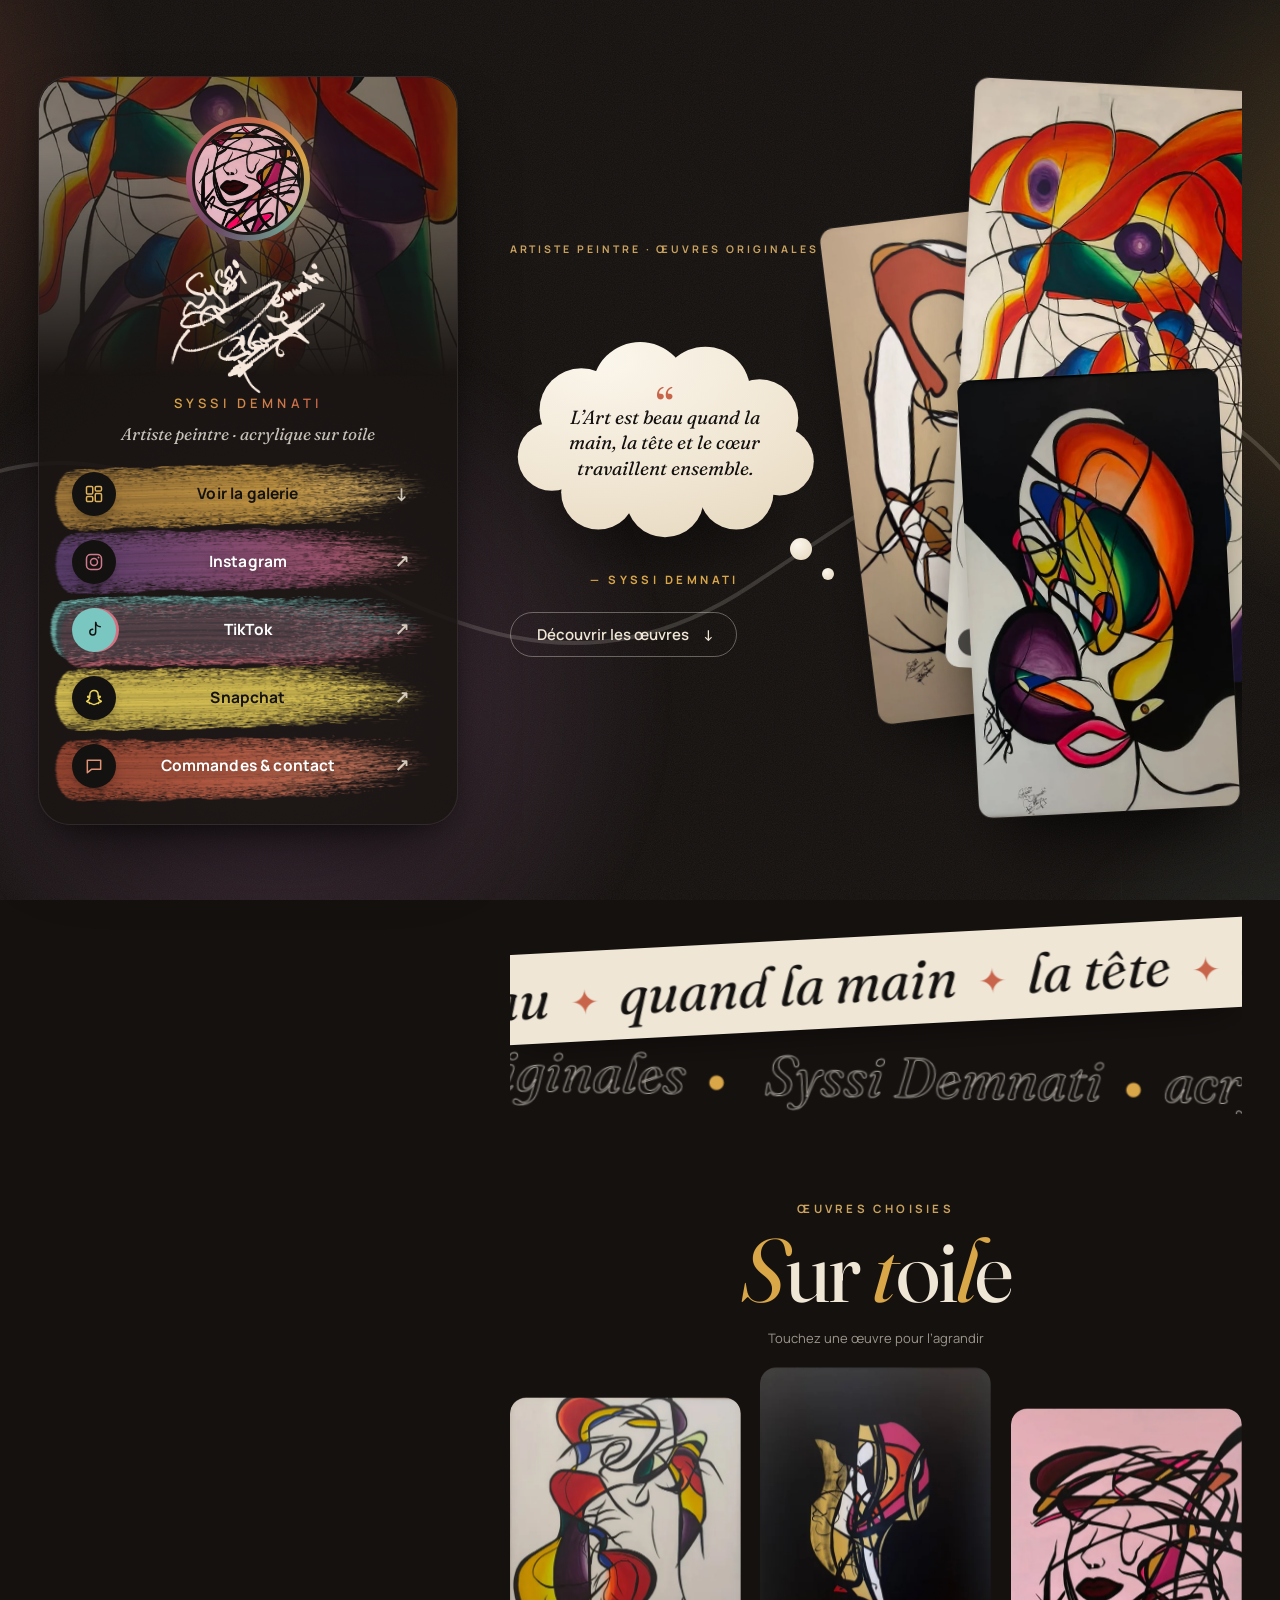
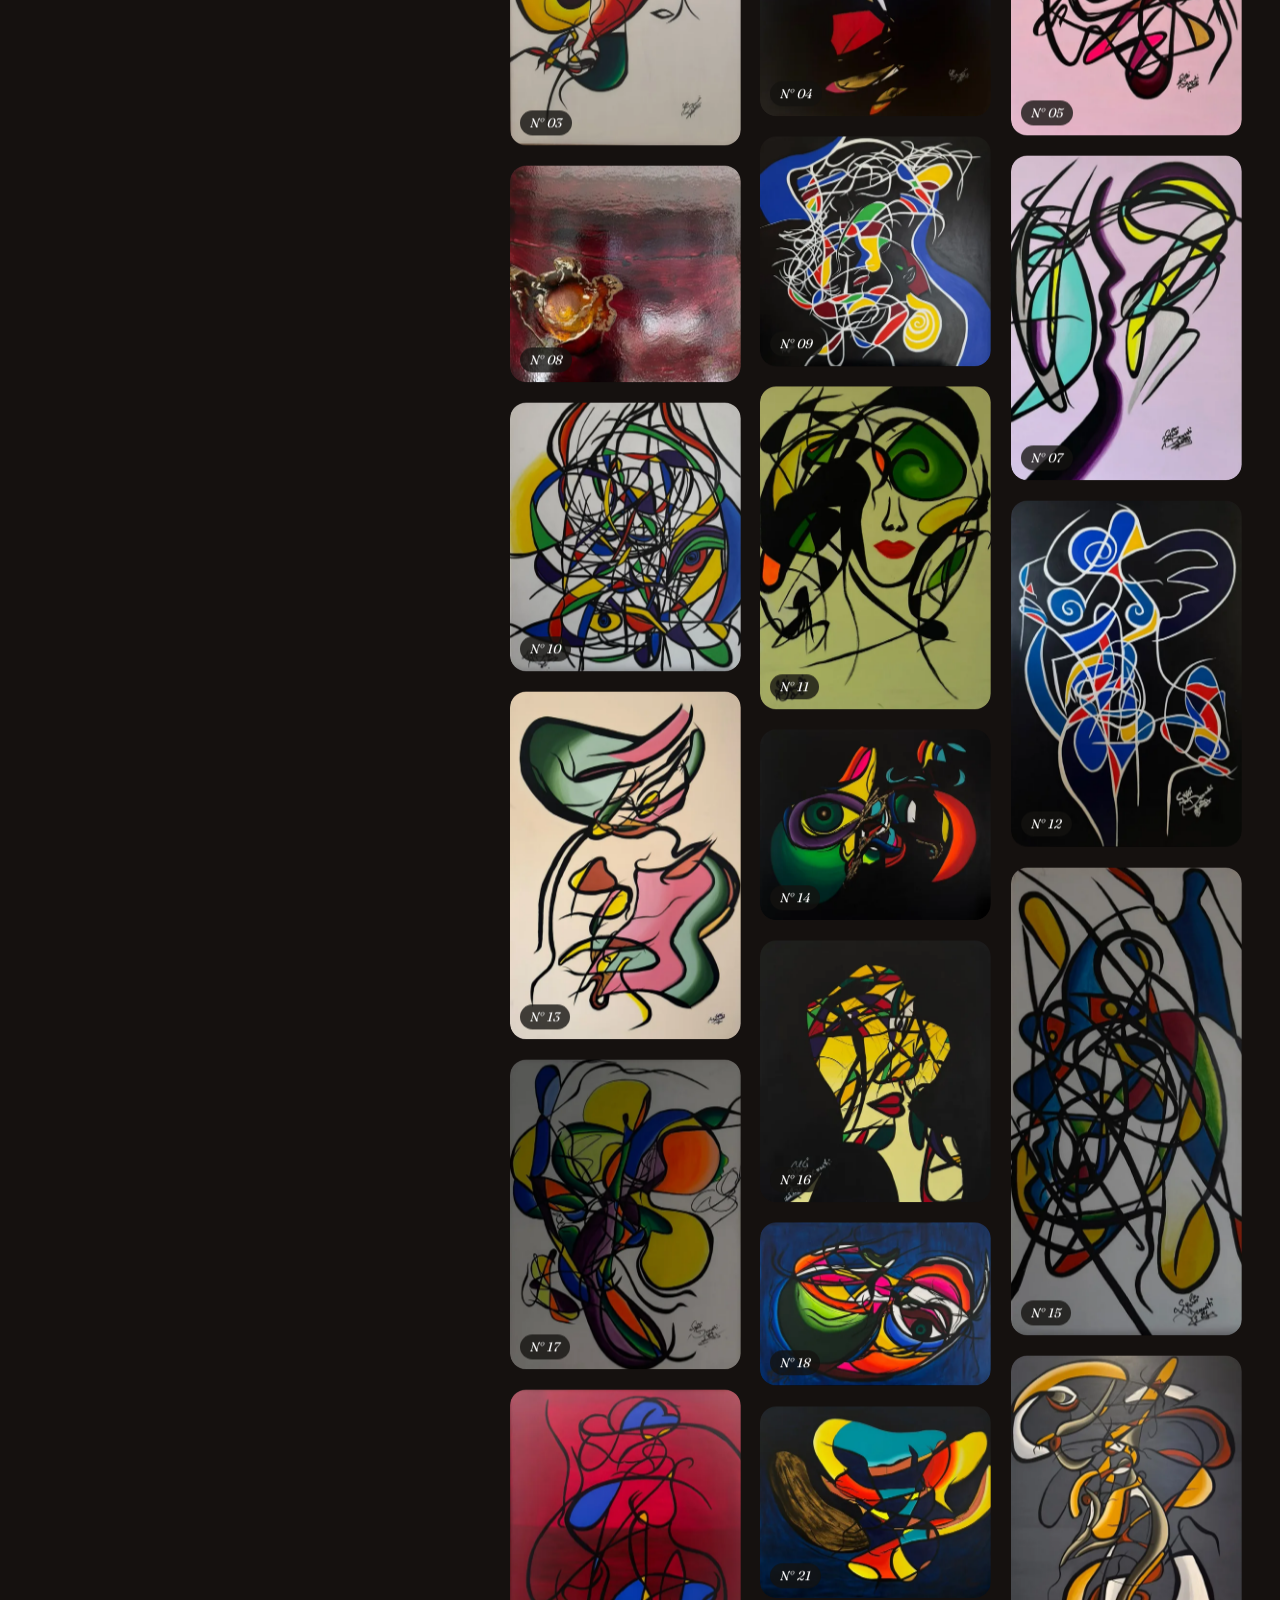
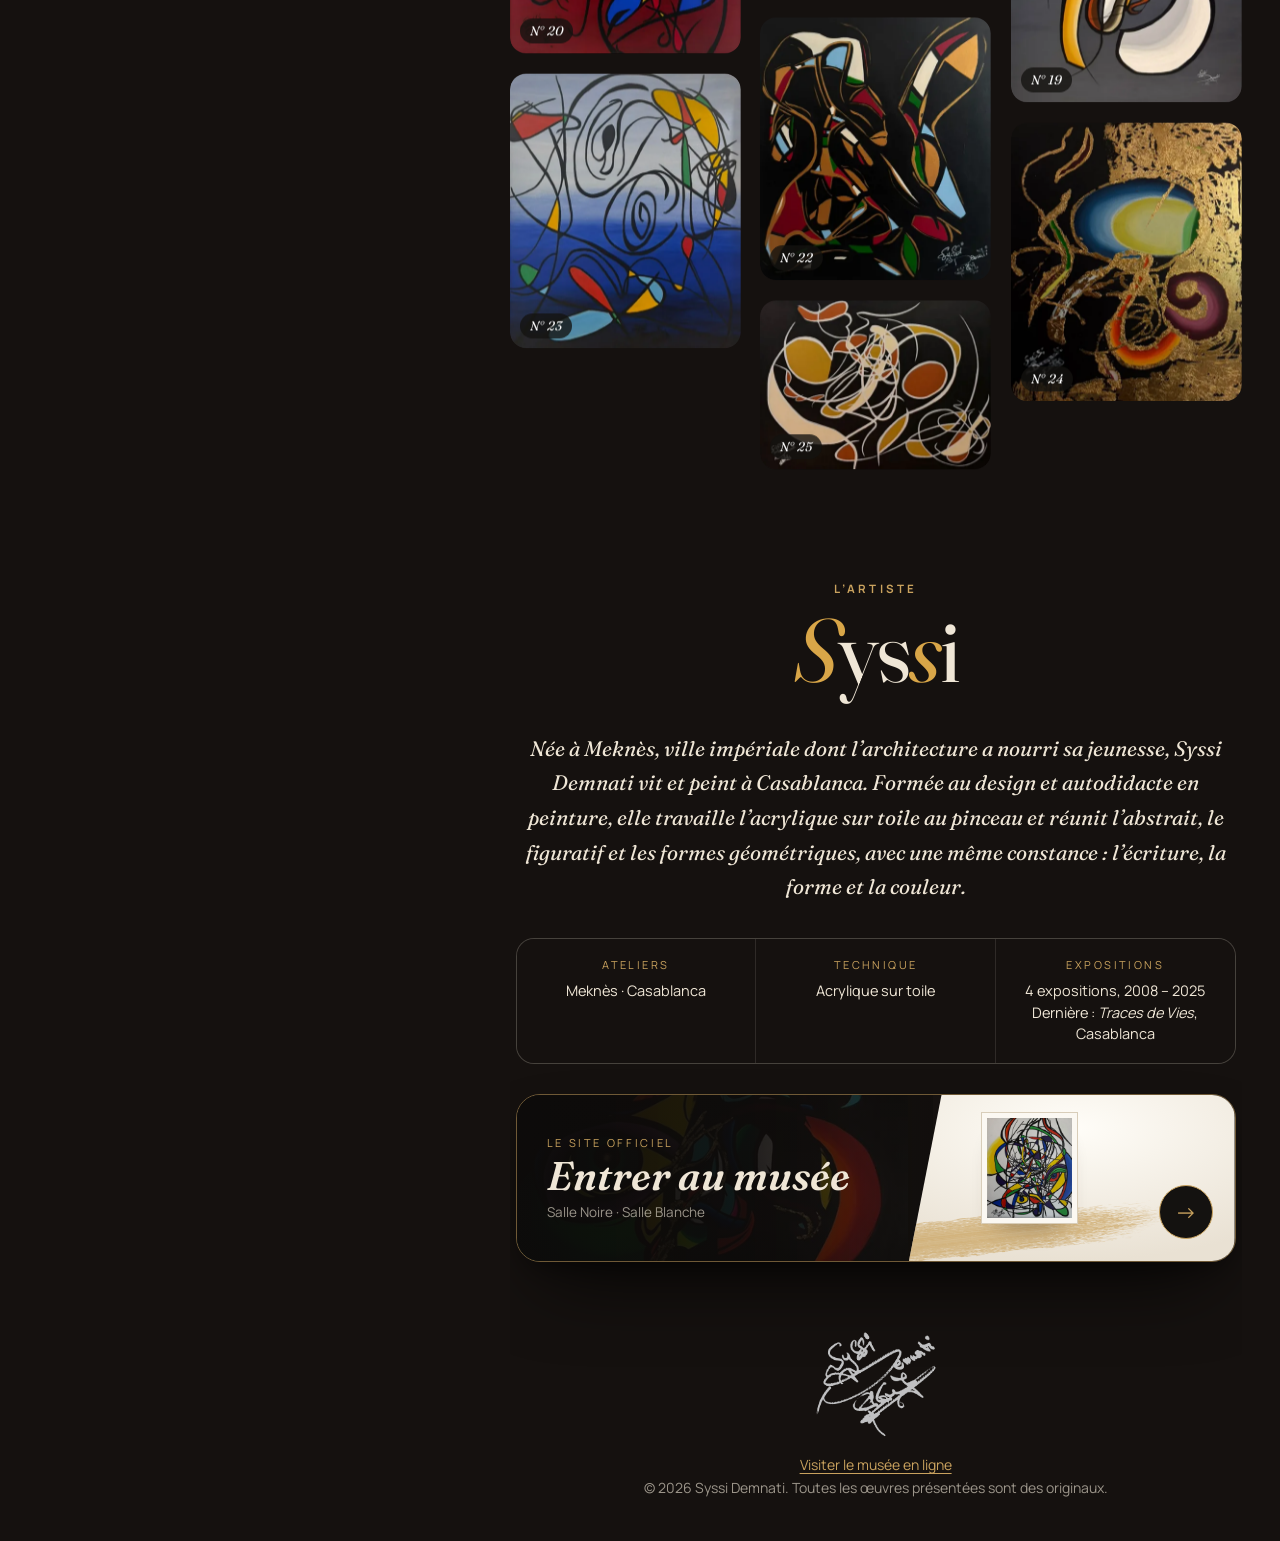
<file: index.html>
<!doctype html>
<html lang="fr">
<head>
  <meta charset="utf-8">
  <meta name="viewport" content="width=device-width, initial-scale=1, viewport-fit=cover">
  <title>Syssi Demnati · Artiste peintre</title>
  <meta name="description" content="Peintures originales de Syssi Demnati, artiste peintre née à Meknès et installée à Casablanca. Découvrez ses œuvres et suivez-la sur Instagram, TikTok et Snapchat.">
  <meta name="theme-color" content="#15110f">

  <meta property="og:type" content="website">
  <meta property="og:title" content="Syssi Demnati · Artiste peintre">
  <meta property="og:locale" content="fr_FR">
  <meta property="og:description" content="Peintures originales, acrylique sur toile. Née à Meknès, Syssi Demnati vit et peint à Casablanca.">
  <link rel="canonical" href="https://syssi-demnati.vercel.app/">
  <meta property="og:url" content="https://syssi-demnati.vercel.app/">
  <meta property="og:image" content="https://syssi-demnati.vercel.app/assets/og.jpg">
  <meta property="og:image:width" content="1200">
  <meta property="og:image:height" content="630">
  <meta property="og:image:alt" content="Signature de Syssi Demnati et trois de ses peintures abstraites">
  <meta name="twitter:image" content="https://syssi-demnati.vercel.app/assets/og.jpg">
  <meta name="twitter:card" content="summary_large_image">

  <link rel="icon" type="image/png" href="assets/favicon.png">
  <link rel="apple-touch-icon" href="assets/apple-touch-icon.png">

  <link rel="preconnect" href="https://fonts.googleapis.com">
  <link rel="preconnect" href="https://fonts.gstatic.com" crossorigin>
  <link href="https://fonts.googleapis.com/css2?family=Fraunces:ital,opsz,wght@0,9..144,400;0,9..144,600;1,9..144,400;1,9..144,600&family=Manrope:wght@400;500;600;700&display=swap" rel="stylesheet">
  <link rel="stylesheet" href="styles.css?v=20261015c">
</head>
<body>
  <!-- Fond vivant : taches de couleur de sa palette qui dérivent, grain de toile, lignes d’encre -->
  <div class="backdrop" aria-hidden="true">
    <div class="aurora">
      <span class="blob b1"></span><span class="blob b2"></span><span class="blob b3"></span>
      <span class="blob b4"></span><span class="blob b5"></span>
    </div>
    <svg class="ink" viewBox="0 0 800 1600" preserveAspectRatio="xMidYMid slice">
      <path d="M-40 220 C 160 80, 320 360, 520 210 S 860 120, 900 320" />
      <path d="M-60 760 C 120 620, 260 940, 470 800 S 760 600, 880 860" />
      <path d="M120 1640 C 220 1440, 80 1260, 260 1180 S 620 1320, 700 1060" />
      <path d="M900 1500 C 700 1400, 760 1200, 560 1240 S 300 1100, -40 1300" />
    </svg>
    <div class="grain"></div>
  </div>
  <div class="glow" aria-hidden="true"></div>
  <div class="progress" aria-hidden="true"></div>

  <div class="layout">
  <main class="page side">
    <!-- Carte de profil -->
    <section class="card" aria-labelledby="artist-name">
      <div class="card__art" aria-hidden="true"><div class="card__art-img" style="background-image: url('assets/works/01-1000.webp')"></div></div>

      <div class="card__body">
        <figure class="thought reveal" style="--d: .15s">
          <div class="cloud">
            <span class="puff p1"></span><span class="puff p2"></span><span class="puff p3"></span>
            <span class="puff p4"></span><span class="puff p5"></span><span class="puff p6"></span>
            <blockquote>L’Art est beau quand la main, la tête et le cœur travaillent ensemble.</blockquote>
          </div>
          <span class="trail t1" aria-hidden="true"></span>
          <span class="trail t2" aria-hidden="true"></span>
        </figure>
        <div class="avatar-wrap reveal" style="--d: .35s">
          <img class="avatar" src="assets/avatar.webp" width="112" height="112" alt="Détail d’une peinture de Syssi Demnati : un visage de femme tissé de lignes noires">
        </div>
        <img class="signature" src="assets/signature.png" width="400" height="360" alt="">
        <h1 id="artist-name" class="name reveal" style="--d: 1.4s">Syssi Demnati</h1>
        <p class="tagline reveal" style="--d: 1.5s">Artiste peintre · acrylique sur toile</p>

        <nav class="links" aria-label="Liens">
          <a class="link link--gallery reveal" style="--d: 1.6s" href="#works">
            <span class="paint" aria-hidden="true"></span>
            <span class="link__icon" aria-hidden="true">
              <svg viewBox="0 0 24 24"><rect x="3" y="3" width="7.5" height="9" rx="1.5"/><rect x="13.5" y="3" width="7.5" height="5.5" rx="1.5"/><rect x="3" y="15" width="7.5" height="6" rx="1.5"/><rect x="13.5" y="11.5" width="7.5" height="9.5" rx="1.5"/></svg>
            </span>
            <span class="link__label">Voir la galerie</span>
            <span class="link__arrow" aria-hidden="true">↓</span>
          </a>
          <a class="link link--ig reveal" style="--d: 1.68s" href="https://www.instagram.com/syssidemnati" target="_blank" rel="noopener">
            <span class="paint" aria-hidden="true"></span>
            <span class="link__icon" aria-hidden="true">
              <svg viewBox="0 0 24 24"><rect x="3" y="3" width="18" height="18" rx="5"/><circle cx="12" cy="12" r="4.2"/><circle cx="17.4" cy="6.6" r="1.1" class="fill"/></svg>
            </span>
            <span class="link__label">Instagram</span>
            <span class="link__arrow" aria-hidden="true">↗</span>
          </a>
          <a class="link link--tt reveal" style="--d: 1.76s" href="https://www.tiktok.com/@syssidemnati" target="_blank" rel="noopener">
            <span class="paint paint--cyan" aria-hidden="true"></span>
            <span class="paint paint--red" aria-hidden="true"></span>
            <span class="paint" aria-hidden="true"></span>
            <span class="link__icon" aria-hidden="true">
              <svg viewBox="0 0 24 24"><path d="M14 3v11.5a3.5 3.5 0 1 1-3.5-3.5"/><path d="M14 3c.4 2.9 2.4 4.7 5.5 5"/></svg>
            </span>
            <span class="link__label">TikTok</span>
            <span class="link__arrow" aria-hidden="true">↗</span>
          </a>
          <a class="link link--snap reveal" style="--d: 1.84s" href="https://snapchat.com/t/BuJIPWbL" target="_blank" rel="noopener">
            <span class="paint" aria-hidden="true"></span>
            <span class="link__icon" aria-hidden="true">
              <svg viewBox="0 0 24 24"><path d="M12 3c3 0 5 2.2 5 5.2v2.4l1.9-.6c.6-.2 1 .6.5 1l-2.2 1.3c.6 1.8 1.9 3.1 3.6 3.6-.6.9-1.8 1.1-2.9 1.2l-.4 1.4c-1.4-.3-2.5.1-3.4.7-1.6 1.1-2.6 1.1-4.2 0-.9-.6-2-1-3.4-.7l-.4-1.4c-1.1-.1-2.3-.3-2.9-1.2 1.7-.5 3-1.8 3.6-3.6L4.6 11c-.5-.4-.1-1.2.5-1l1.9.6V8.2C7 5.2 9 3 12 3z"/></svg>
            </span>
            <span class="link__label">Snapchat</span>
            <span class="link__arrow" aria-hidden="true">↗</span>
          </a>
          <a class="link link--mail reveal" style="--d: 1.92s" href="https://ig.me/m/syssidemnati" target="_blank" rel="noopener">
            <span class="paint" aria-hidden="true"></span>
            <span class="link__icon" aria-hidden="true">
              <svg viewBox="0 0 24 24"><path d="M4 5h16v11H9l-5 4z"/></svg>
            </span>
            <span class="link__label">Commandes &amp; contact</span>
            <span class="link__arrow" aria-hidden="true">↗</span>
          </a>
        </nav>
      </div>

      <!-- Carte flottante « Dernière œuvre » -->
      <button class="featured tilt" type="button" data-open="0" aria-label="Ouvrir la dernière œuvre">
        <img src="assets/works/01-480.webp" width="480" height="721" alt="">
        <span class="featured__label"><span class="dot" aria-hidden="true"></span>Dernière œuvre</span>
      </button>
    </section>

    <!-- Bulles sociales flottantes (ordinateur) -->
    <aside class="bubbles" aria-hidden="true">
      <a href="https://www.instagram.com/syssidemnati" target="_blank" rel="noopener" tabindex="-1"><svg viewBox="0 0 24 24"><rect x="3" y="3" width="18" height="18" rx="5"/><circle cx="12" cy="12" r="4.2"/><circle cx="17.4" cy="6.6" r="1.1" class="fill"/></svg></a>
      <a href="https://www.tiktok.com/@syssidemnati" target="_blank" rel="noopener" tabindex="-1"><svg viewBox="0 0 24 24"><path d="M14 3v11.5a3.5 3.5 0 1 1-3.5-3.5"/><path d="M14 3c.4 2.9 2.4 4.7 5.5 5"/></svg></a>
      <a href="https://snapchat.com/t/BuJIPWbL" target="_blank" rel="noopener" tabindex="-1"><svg viewBox="0 0 24 24"><path d="M12 3c3 0 5 2.2 5 5.2v2.4l1.9-.6c.6-.2 1 .6.5 1l-2.2 1.3c.6 1.8 1.9 3.1 3.6 3.6-.6.9-1.8 1.1-2.9 1.2l-.4 1.4c-1.4-.3-2.5.1-3.4.7-1.6 1.1-2.6 1.1-4.2 0-.9-.6-2-1-3.4-.7l-.4-1.4c-1.1-.1-2.3-.3-2.9-1.2 1.7-.5 3-1.8 3.6-3.6L4.6 11c-.5-.4-.1-1.2.5-1l1.9.6V8.2C7 5.2 9 3 12 3z"/></svg></a>
    </aside>
  </main>

  <div class="content">
  <!-- Scène d’accueil sur grand écran : la citation en grand et un collage d’œuvres -->
  <section class="stage" aria-label="Présentation">
    <div class="stage__text">
      <p class="eyebrow">Artiste peintre · Œuvres originales</p>
      <figure class="stage__quote">
        <span class="stage__shadow" aria-hidden="true"></span>
        <div class="cloud cloud--big">
          <span class="puff p1"></span><span class="puff p2"></span><span class="puff p3"></span>
          <span class="puff p4"></span><span class="puff p5"></span><span class="puff p6"></span>
          <blockquote>L’Art est beau quand la main, la tête et le cœur travaillent ensemble.</blockquote>
        </div>
        <figcaption>Syssi Demnati</figcaption>
      </figure>
      <a class="stage__cta" href="#works"><span>Découvrir les œuvres</span><span class="stage__arrow" aria-hidden="true">↓</span></a>
    </div>
    <div class="stage__collage">
      <button class="frame frame--a tilt" type="button" data-open="1" data-speed="-0.06" aria-label="Ouvrir N° 02"><img loading="lazy" src="assets/works/02-1000.webp" width="750" height="1132" alt="N° 02, œuvre de Syssi Demnati, acrylique sur toile"></button>
      <button class="frame frame--b tilt" type="button" data-open="0" data-speed="0.04" aria-label="Ouvrir la dernière œuvre"><img loading="lazy" src="assets/works/01-1000.webp" width="742" height="1115" alt="N° 01, œuvre de Syssi Demnati, acrylique sur toile"><span class="featured__label"><span class="dot" aria-hidden="true"></span>Dernière œuvre</span></button>
      <button class="frame frame--c tilt" type="button" data-open="5" data-speed="-0.1" aria-label="Ouvrir N° 06"><img loading="lazy" src="assets/works/06-1000.webp" width="507" height="851" alt="N° 06, œuvre de Syssi Demnati, acrylique sur toile"></button>
    </div>
  </section>

  <!-- Bandeau défilant, sa vitesse suit le scroll -->
  <section class="marquee" aria-hidden="true">
    <div class="marquee__row" data-dir="-1"><span class="marquee__track">L’Art est beau <i>✦</i> quand la main <i>✦</i> la tête <i>✦</i> et le cœur <i>✦</i> travaillent ensemble <i>✦</i>&nbsp;</span></div>
    <div class="marquee__row marquee__row--alt" data-dir="1"><span class="marquee__track">Syssi Demnati <i>●</i> acrylique <i>●</i> ligne <i>●</i> couleur <i>●</i> œuvres originales <i>●</i>&nbsp;</span></div>
  </section>

  <div class="page">
    <!-- Galerie -->
    <section id="works" class="works" aria-labelledby="works-title">
      <header class="works__head">
        <p class="eyebrow reveal-on-scroll">Œuvres choisies</p>
        <h2 id="works-title" class="split">Sur toile</h2>
        <p class="works__hint reveal-on-scroll">Touchez une œuvre pour l’agrandir</p>
      </header>
      <div class="grid" id="grid"></div>
    </section>

    <!-- L’artiste -->
    <section id="about" class="about" aria-labelledby="about-title">
      <header class="works__head">
        <p class="eyebrow reveal-on-scroll">L’artiste</p>
        <h2 id="about-title" class="split">Syssi</h2>
      </header>
      <p class="about__text reveal-on-scroll">Née à Meknès, ville impériale dont l’architecture a nourri sa jeunesse, Syssi Demnati vit et peint à Casablanca. Formée au design et autodidacte en peinture, elle travaille l’acrylique sur toile au pinceau et réunit l’abstrait, le figuratif et les formes géométriques, avec une même constance&nbsp;: l’écriture, la forme et la couleur.</p>
      <dl class="about__facts reveal-on-scroll">
        <div><dt>Ateliers</dt><dd>Meknès · Casablanca</dd></div>
        <div><dt>Technique</dt><dd>Acrylique sur toile</dd></div>
        <div><dt>Expositions</dt><dd>4 expositions, 2008 – 2025<br>Dernière : <em>Traces de Vies</em>, Casablanca</dd></div>
      </dl>
    </section>

    <!-- Vers le musée en ligne -->
    <section class="visit reveal-on-scroll" aria-label="Musée en ligne">
      <a class="visit__door" href="/musee">
        <span class="visit__halves" aria-hidden="true">
          <span class="visit__half visit__half--noire"><img src="assets/works/14-480.webp" alt="" loading="lazy"></span>
          <span class="visit__half visit__half--blanche"><img src="assets/works/10-480.webp" alt="" loading="lazy"><span class="visit__stroke"></span></span>
        </span>
        <span class="visit__text">
          <span class="visit__eyebrow">Le site officiel</span>
          <span class="visit__title">Entrer au musée</span>
          <span class="visit__sub">Salle Noire · Salle Blanche</span>
        </span>
        <span class="visit__arrow" aria-hidden="true">→</span>
      </a>
    </section>

    <footer class="foot reveal-on-scroll">
      <img class="foot__sig" src="assets/signature.png" width="400" height="360" alt="">
      <p><a href="/musee">Visiter le musée en ligne</a></p>
      <p class="muted">© <span id="year">2026</span> Syssi Demnati. Toutes les œuvres présentées sont des originaux.</p>
    </footer>
  </div>
  </div><!-- /.content -->
  </div><!-- /.layout -->

  <!-- Visionneuse -->
  <dialog class="lightbox" id="lightbox" aria-label="Visionneuse d’œuvres">
    <button class="lb-btn lb-close" type="button" aria-label="Fermer">✕</button>
    <button class="lb-btn lb-prev" type="button" aria-label="Œuvre précédente">←</button>
    <figure>
      <img id="lb-img" alt="">
      <figcaption id="lb-cap"></figcaption>
    </figure>
    <button class="lb-btn lb-next" type="button" aria-label="Œuvre suivante">→</button>
  </dialog>

  <script src="assets/works.js?v=20261015c"></script>
  <script src="script.js?v=20261015c"></script>
</body>
</html>
</file>
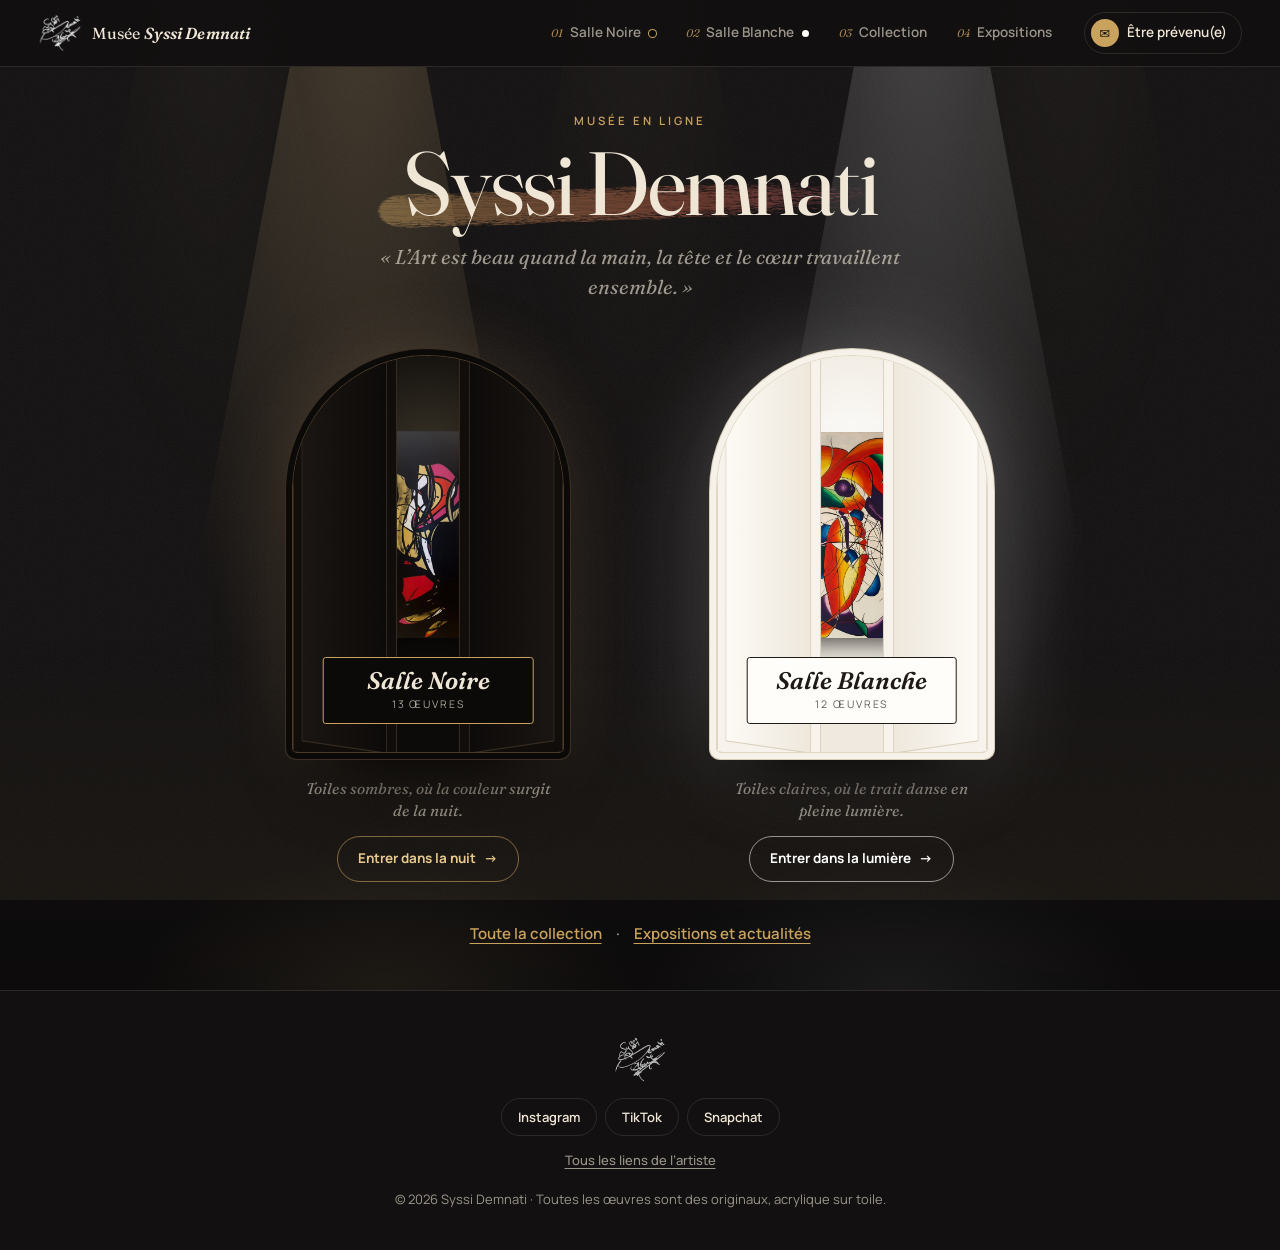
<file: musee/index.html>
<!doctype html>
<html lang="fr">
<head>
  <meta charset="utf-8">
  <meta name="viewport" content="width=device-width, initial-scale=1, viewport-fit=cover">
  <title>Musée Syssi Demnati · Salle Noire &amp; Salle Blanche</title>
  <meta name="description" content="Le musée en ligne de Syssi Demnati, artiste peintre née à Meknès et installée à Casablanca. Deux salles, deux ambiances : choisissez la vôtre.">
  <meta name="theme-color" content="#131110">
  <meta property="og:type" content="website">
  <meta property="og:title" content="Musée Syssi Demnati">
  <meta property="og:locale" content="fr_FR">
  <meta property="og:description" content="Deux salles, deux ambiances. Acrylique sur toile.">
  <link rel="canonical" href="https://syssi-demnati.vercel.app/musee">
  <meta property="og:url" content="https://syssi-demnati.vercel.app/musee">
  <meta property="og:image" content="https://syssi-demnati.vercel.app/assets/og.jpg">
  <meta name="twitter:card" content="summary_large_image">
  <link rel="icon" type="image/png" href="/assets/favicon.png">
  <link rel="apple-touch-icon" href="/assets/apple-touch-icon.png">
  <link rel="preconnect" href="https://fonts.googleapis.com">
  <link rel="preconnect" href="https://fonts.gstatic.com" crossorigin>
  <link href="https://fonts.googleapis.com/css2?family=Fraunces:ital,opsz,wght@0,9..144,400;0,9..144,600;1,9..144,400;1,9..144,600&family=Manrope:wght@400;500;600;700&display=swap" rel="stylesheet">
  <link rel="stylesheet" href="/musee/musee.css?v=20261015c">
</head>
<body data-salle="hall">
  <div class="veil" id="veil" aria-hidden="true"></div>
  <!-- Fond vivant : la lumière du plafond, le reflet du sol et des coups de pinceau qui se peignent -->
  <div class="atelier" aria-hidden="true">
    <div class="atelier__spots"><span></span><span></span><span></span></div>
    <div class="atelier__paint" id="paint"></div>
    <div class="atelier__floor"></div>
    <div class="atelier__grain"></div>
  </div>

  <header class="top" id="top">
    <a class="top__brand" href="/musee" data-go="hall" aria-label="Accueil du musée">
      <img src="/assets/signature.png" width="400" height="360" alt="">
      <span>Musée <em>Syssi Demnati</em></span>
    </a>
    <nav class="top__nav" id="top-nav" aria-label="Salles">
      <span class="top__ink" id="top-ink" aria-hidden="true"></span>
      <a href="#noire" data-go="noire"><span class="top__num">01</span>Salle Noire<i class="top__dot top__dot--noire" aria-hidden="true"></i></a>
      <a href="#blanche" data-go="blanche"><span class="top__num">02</span>Salle Blanche<i class="top__dot top__dot--blanche" aria-hidden="true"></i></a>
      <a href="#collection" data-go="collection"><span class="top__num">03</span>Collection</a>
      <a href="#expositions" data-go="expositions"><span class="top__num">04</span>Expositions</a>
    </nav>
    <button class="top__account" type="button" id="account-btn" aria-haspopup="dialog">
      <span class="top__avatar" aria-hidden="true">✉</span><span class="top__account-label">Être prévenu(e)</span>
    </button>
    <button class="top__burger" type="button" id="burger" aria-expanded="false" aria-controls="menu" aria-label="Ouvrir le menu">
      <span></span><span></span>
    </button>
    <span class="top__progress" aria-hidden="true"><span id="top-progress"></span></span>
  </header>

  <!-- Le menu plein écran (téléphones) -->
  <div class="menu" id="menu" aria-hidden="true">
    <nav class="menu__list" aria-label="Menu">
      <a class="menu__item" href="#noire" data-go="noire" style="--i:0">
        <span class="menu__num">01</span>
        <span class="menu__text"><span class="menu__title">Salle Noire</span><span class="menu__sub">Toiles sombres</span></span>
        <span class="menu__thumb" data-thumb="noire" aria-hidden="true"></span>
      </a>
      <a class="menu__item" href="#blanche" data-go="blanche" style="--i:1">
        <span class="menu__num">02</span>
        <span class="menu__text"><span class="menu__title">Salle Blanche</span><span class="menu__sub">Toiles claires</span></span>
        <span class="menu__thumb" data-thumb="blanche" aria-hidden="true"></span>
      </a>
      <a class="menu__item" href="#collection" data-go="collection" style="--i:2">
        <span class="menu__num">03</span>
        <span class="menu__text"><span class="menu__title">Collection</span><span class="menu__sub">Toutes les œuvres</span></span>
        <span class="menu__thumb" data-thumb="collection" aria-hidden="true"></span>
      </a>
      <a class="menu__item" href="#expositions" data-go="expositions" style="--i:3">
        <span class="menu__num">04</span>
        <span class="menu__text"><span class="menu__title">Expositions</span><span class="menu__sub">Agenda et actualités</span></span>
        <span class="menu__thumb" data-thumb="expositions" aria-hidden="true"></span>
      </a>
    </nav>
    <div class="menu__foot" style="--i:4">
      <a class="menu__hall" href="/musee" data-go="hall">← Retour au hall</a>
      <a href="https://instagram.com/syssidemnati" target="_blank" rel="noopener">Instagram</a>
      <a href="/">Liens</a>
    </div>
  </div>

  <!-- Le hall : le visiteur choisit sa salle -->
  <!-- Le hall : un seul grand mur, deux portes, chacune éclairée par son projecteur -->
  <section class="hall" id="hall" aria-labelledby="hall-title">
    <div class="hall__fx" aria-hidden="true">
      <span class="hall__spot hall__spot--noire"></span>
      <span class="hall__spot hall__spot--blanche"></span>
      <div class="hall__floor"></div>
      <div class="hall__dust"><span></span><span></span><span></span><span></span><span></span><span></span><span></span><span></span><span></span><span></span><span></span><span></span><span></span><span></span><span></span><span></span></div>
    </div>
    <div class="hall__scene" id="hall-scene">
      <p class="eyebrow">Musée en ligne</p>
      <h1 id="hall-title"><span class="hall__stroke" aria-hidden="true"></span>Syssi Demnati</h1>
      <p class="hall__quote">« L’Art est beau quand la main, la tête et le cœur travaillent ensemble. »</p>
      <div class="doors">
        <div class="portal portal--noire">
          <a class="door door--noire" href="#noire" data-go="noire" data-door="noire" aria-label="Entrer en Salle Noire">
            <span class="door__glow" aria-hidden="true"></span>
            <span class="door__room" data-preview="noire" aria-hidden="true"></span>
            <span class="door__leaf door__leaf--l" aria-hidden="true"></span>
            <span class="door__leaf door__leaf--r" aria-hidden="true"></span>
            <span class="door__plate">
              <span class="door__name">Salle Noire</span>
              <span class="door__meta" data-count="noire"></span>
            </span>
          </a>
          <p class="portal__line">Toiles sombres, où la couleur surgit de la nuit.</p>
          <a class="portal__cta" href="#noire" data-go="noire" data-door="noire">Entrer dans la nuit <span aria-hidden="true">→</span></a>
        </div>
        <div class="portal portal--blanche">
          <a class="door door--blanche" href="#blanche" data-go="blanche" data-door="blanche" aria-label="Entrer en Salle Blanche">
            <span class="door__glow" aria-hidden="true"></span>
            <span class="door__room" data-preview="blanche" aria-hidden="true"></span>
            <span class="door__leaf door__leaf--l" aria-hidden="true"></span>
            <span class="door__leaf door__leaf--r" aria-hidden="true"></span>
            <span class="door__plate">
              <span class="door__name">Salle Blanche</span>
              <span class="door__meta" data-count="blanche"></span>
            </span>
          </a>
          <p class="portal__line">Toiles claires, où le trait danse en pleine lumière.</p>
          <a class="portal__cta" href="#blanche" data-go="blanche" data-door="blanche">Entrer dans la lumière <span aria-hidden="true">→</span></a>
        </div>
      </div>
      <p class="hall__more"><a href="#collection" data-go="collection">Toute la collection</a><span aria-hidden="true">·</span><a href="#expositions" data-go="expositions">Expositions et actualités</a></p>
    </div>
  </section>

  <!-- Une salle : on la parcourt de gauche à droite en faisant défiler -->
  <main class="room" id="room" hidden>
    <header class="room__head">
      <p class="eyebrow" id="room-eyebrow"></p>
      <h2 id="room-title"></h2>
      <p class="room__intro" id="room-intro"></p>
      <p class="room__hint" aria-hidden="true"><span class="room__mouse"></span>Faites défiler pour parcourir la salle</p>
    </header>
    <section class="gallery" id="gallery" aria-label="Les œuvres de la salle">
      <div class="gallery__stage">
        <div class="gallery__ghost" id="ghost" aria-hidden="true"></div>
        <div class="gallery__track" id="wall"></div>
        <div class="gallery__floor" aria-hidden="true"></div>
        <div class="gallery__hud">
          <span class="gallery__count"><b id="g-now">01</b> / <span id="g-total">00</span></span>
          <span class="gallery__bar"><span id="g-bar"></span></span>
        </div>
      </div>
    </section>
  </main>

  <!-- La collection complète -->
  <section class="collection" id="collection" hidden aria-labelledby="coll-title">
    <header class="collection__head">
      <p class="eyebrow">Catalogue</p>
      <h2 id="coll-title">La collection</h2>
      <p class="collection__intro"><span id="coll-count"></span> toiles originales, acrylique sur toile, signées par l’artiste.</p>
      <div class="chips" role="group" aria-label="Filtrer la collection">
        <button type="button" class="chip" data-filter="toutes" aria-pressed="true">Toutes</button>
        <button type="button" class="chip" data-filter="noire" aria-pressed="false">Salle Noire</button>
        <button type="button" class="chip" data-filter="blanche" aria-pressed="false">Salle Blanche</button>
        <span class="chips__sep" aria-hidden="true"></span>
        <button type="button" class="chip" data-sort="aimees" aria-pressed="false">Les plus aimées</button>
      </div>
    </header>
    <div class="catalogue" id="catalogue"></div>
  </section>

  <!-- Expositions et abonnement -->
  <section class="expos" id="expositions" hidden aria-labelledby="expo-title">
    <p class="eyebrow">Agenda</p>
    <h2 id="expo-title">Expositions</h2>
    <p class="expos__intro">Les expositions où les toiles de Syssi Demnati ont été accrochées, et les prochaines dates dès qu’elles sont fixées.</p>
    <div class="expo-next" id="expo-next-wrap">
      <h3>À venir</h3>
      <ul class="expo-list" id="expo-next"></ul>
    </div>
    <h3 class="expos__past">Parcours</h3>
    <ol class="timeline" id="expo-past"></ol>
    <div class="notify" id="notify">
      <div>
        <h3>Être prévenu(e)</h3>
        <p>Recevez un e-mail à chaque nouvelle œuvre et à chaque exposition annoncée.</p>
      </div>
      <button class="btn btn--solid" type="button" data-open-account>M’inscrire avec mon e-mail</button>
    </div>
  </section>

  <footer class="foot">
    <img class="foot__sig" src="/assets/signature.png" width="400" height="360" alt="">
    <nav class="foot__social" aria-label="Réseaux">
      <a href="https://www.instagram.com/syssidemnati" target="_blank" rel="noopener">Instagram</a>
      <a href="https://www.tiktok.com/@syssidemnati" target="_blank" rel="noopener">TikTok</a>
      <a href="https://snapchat.com/t/BuJIPWbL" target="_blank" rel="noopener">Snapchat</a>
    </nav>
    <a class="foot__back" href="/">Tous les liens de l’artiste</a>
    <p>© <span id="year">2026</span> Syssi Demnati · Toutes les œuvres sont des originaux, acrylique sur toile.</p>
  </footer>

  <!-- Fiche d’une œuvre : grand format, j’aime, avis -->
  <dialog class="viewer" id="viewer" aria-labelledby="v-title">
    <button class="x" type="button" data-close aria-label="Fermer">✕</button>
    <div class="viewer__art">
      <button class="viewer__nav viewer__nav--prev" type="button" id="v-prev" aria-label="Œuvre précédente">←</button>
      <img id="v-img" alt="">
      <button class="viewer__nav viewer__nav--next" type="button" id="v-next" aria-label="Œuvre suivante">→</button>
    </div>
    <div class="viewer__side">
      <p class="eyebrow" id="v-salle"></p>
      <h3 id="v-title"></h3>
      <p class="viewer__medium">Syssi Demnati · Acrylique sur toile</p>
      <dl class="viewer__facts" id="v-facts"></dl>
      <div class="viewer__buy">
        <a class="btn btn--solid" id="v-ask" href="https://ig.me/m/syssidemnati" target="_blank" rel="noopener">Demander le prix</a>
        <button class="btn" type="button" id="v-share">Partager</button>
      </div>
      <div class="viewer__actions">
        <button class="like" type="button" id="v-like" aria-pressed="false"><svg class="like__heart" viewBox="0 0 24 24" aria-hidden="true"><path d="M12 20.5s-7.5-4.6-9.3-9.2C1.4 7.9 3.6 4.5 7 4.5c2 0 3.6 1.1 5 3 1.4-1.9 3-3 5-3 3.4 0 5.6 3.4 4.3 6.8-1.8 4.6-9.3 9.2-9.3 9.2z"/></svg><span class="like__count" id="v-likes">0</span><span class="sr">J’aime</span></button>
        <span class="viewer__stars" id="v-avg"></span>
      </div>
      <h4>Avis des visiteurs</h4>
      <ul class="reviews" id="v-reviews"></ul>
      <form class="review-form" id="v-form" hidden>
        <fieldset class="stars" id="v-stars">
          <legend>Votre note</legend>
          <input type="radio" name="note" id="s5" value="5"><label for="s5" title="5 étoiles">★</label>
          <input type="radio" name="note" id="s4" value="4"><label for="s4" title="4 étoiles">★</label>
          <input type="radio" name="note" id="s3" value="3"><label for="s3" title="3 étoiles">★</label>
          <input type="radio" name="note" id="s2" value="2"><label for="s2" title="2 étoiles">★</label>
          <input type="radio" name="note" id="s1" value="1"><label for="s1" title="1 étoile">★</label>
        </fieldset>
        <label class="field"><span>Votre prénom</span><input name="nom" maxlength="40" required autocomplete="given-name"></label>
        <label class="field"><span>Votre avis</span><textarea name="texte" rows="3" maxlength="600" required placeholder="Ce que cette œuvre vous inspire…"></textarea></label>
        <button class="btn btn--solid" type="submit">Publier mon avis</button>
      </form>
      <div class="review-gate" id="v-gate">
        <p>Connectez-vous avec votre e-mail pour laisser un avis.</p>
        <button class="btn" type="button" data-open-account>Se connecter</button>
      </div>
      <h4>Dans la même salle</h4>
      <div class="viewer__more" id="v-more"></div>
    </div>
  </dialog>

  <!-- Compte : connexion par e-mail et préférences -->
  <dialog class="account" id="account" aria-labelledby="a-title">
    <button class="x" type="button" data-close aria-label="Fermer">✕</button>
    <div id="a-out">
      <h3 id="a-title">Restez au courant</h3>
      <p>Entrez votre e-mail : vous recevrez un lien de connexion. Vous pourrez ensuite laisser des avis et être prévenu(e) des nouvelles œuvres et des expositions.</p>
      <form id="a-form">
        <label class="field"><span>Adresse e-mail</span><input type="email" name="email" required autocomplete="email" placeholder="vous@exemple.com"></label>
        <label class="check"><input type="checkbox" name="optin" checked> Me prévenir des nouvelles œuvres et des expositions</label>
        <button class="btn btn--solid" type="submit">Recevoir le lien</button>
      </form>
      <p class="account__sent" id="a-sent" hidden></p>
    </div>
    <div id="a-in" hidden>
      <h3>Votre compte</h3>
      <p class="account__email" id="a-email"></p>
      <label class="check"><input type="checkbox" id="a-works"> Nouvelles œuvres</label>
      <label class="check"><input type="checkbox" id="a-expos"> Expositions annoncées</label>
      <button class="btn" type="button" id="a-logout">Se déconnecter</button>
    </div>
    <p class="account__preview" id="a-preview" hidden>Aperçu : le musée n’est pas encore relié à sa base de données, tout est enregistré sur cet appareil uniquement.</p>
  </dialog>

  <div class="toast" id="toast" role="status" aria-live="polite"></div>

  <script src="/assets/works.js?v=20261015c"></script>
  <script src="/assets/expositions.js?v=20261015c"></script>
  <script src="/musee/config.js?v=20261015c"></script>
  <script src="/musee/store.js?v=20261015c"></script>
  <script src="/musee/musee.js?v=20261015c"></script>
</body>
</html>
</file>
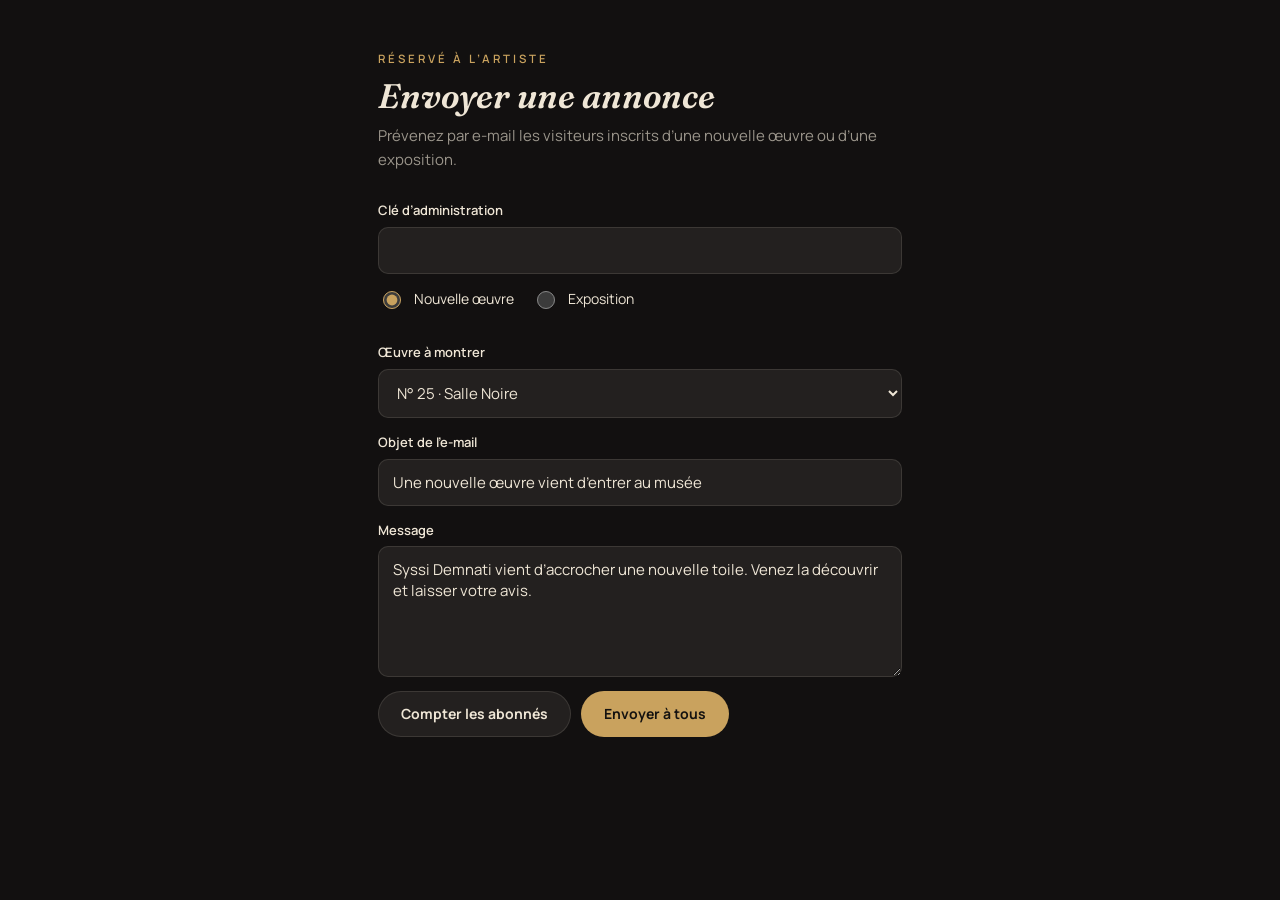
<file: musee/admin.html>
<!doctype html>
<html lang="fr">
<head>
  <meta charset="utf-8">
  <meta name="viewport" content="width=device-width, initial-scale=1">
  <meta name="robots" content="noindex">
  <title>Annonces · Musée Syssi Demnati</title>
  <link rel="icon" type="image/png" href="/assets/favicon.png">
  <link href="https://fonts.googleapis.com/css2?family=Fraunces:ital,opsz,wght@1,9..144,600&family=Manrope:wght@400;600;700&display=swap" rel="stylesheet">
  <link rel="stylesheet" href="/musee/musee.css?v=20261015c">
  <style>
    main { max-width: 560px; margin: 0 auto; padding: 50px 18px 80px; }
    h1 { font: italic 600 34px/1.1 var(--display); margin: 0 0 8px; }
    main > p { color: var(--muted); margin: 0 0 28px; }
    .field select { width: 100%; padding: 12px 14px; border-radius: 10px; border: 1px solid var(--line); background: var(--chip); color: var(--text); font: 400 15px var(--sans); }
    .row { display: flex; gap: 10px; flex-wrap: wrap; margin-top: 8px; }
    .types { display: flex; gap: 18px; margin: 0 0 16px; }
    #out { margin-top: 18px; padding: 14px; border-radius: 10px; background: var(--chip); }
  </style>
</head>
<body data-salle="noire">
  <main>
    <p class="eyebrow">Réservé à l’artiste</p>
    <h1>Envoyer une annonce</h1>
    <p>Prévenez par e-mail les visiteurs inscrits d’une nouvelle œuvre ou d’une exposition.</p>
    <form id="f">
      <label class="field"><span>Clé d’administration</span><input type="password" name="key" required autocomplete="current-password"></label>
      <div class="types">
        <label class="check"><input type="radio" name="type" value="oeuvre" checked> Nouvelle œuvre</label>
        <label class="check"><input type="radio" name="type" value="exposition"> Exposition</label>
      </div>
      <label class="field" id="work-field"><span>Œuvre à montrer</span><select name="work"></select></label>
      <label class="field"><span>Objet de l’e-mail</span><input name="titre" maxlength="120" required value="Une nouvelle œuvre vient d’entrer au musée"></label>
      <label class="field"><span>Message</span><textarea name="message" rows="5" maxlength="2000" required>Syssi Demnati vient d’accrocher une nouvelle toile. Venez la découvrir et laisser votre avis.</textarea></label>
      <div class="row">
        <button class="btn" type="button" id="count">Compter les abonnés</button>
        <button class="btn btn--solid" type="submit">Envoyer à tous</button>
      </div>
    </form>
    <div id="out" hidden></div>
  </main>
  <script src="/assets/works.js?v=20261015c"></script>
  <script>
    const f = document.getElementById("f");
    const out = document.getElementById("out");
    const SITE = "https://syssi-demnati.vercel.app";
    f.work.innerHTML = window.WORKS.slice().reverse().map((w) => `<option value="${w.file}">${w.title} · Salle ${w.salle === "noire" ? "Noire" : "Blanche"}</option>`).join("");
    f.addEventListener("change", (e) => {
      if (e.target.name !== "type") return;
      const expo = f.type.value === "exposition";
      document.getElementById("work-field").hidden = expo;
      f.titre.value = expo ? "Une nouvelle exposition est annoncée" : "Une nouvelle œuvre vient d’entrer au musée";
      f.message.value = expo ? "Syssi Demnati expose prochainement. Retrouvez les dates et le lieu au musée en ligne." : "Syssi Demnati vient d’accrocher une nouvelle toile. Venez la découvrir et laisser votre avis.";
    });
    async function send(test) {
      const w = window.WORKS.find((x) => x.file === f.work.value);
      const expo = f.type.value === "exposition";
      const r = await fetch("/api/notify", {
        method: "POST",
        headers: { "Content-Type": "application/json", Authorization: `Bearer ${f.key.value}` },
        body: JSON.stringify({
          test, type: f.type.value, titre: f.titre.value, message: f.message.value,
          image: expo || !w ? "" : `${SITE}/assets/works/${w.file}-1000.webp`,
          lien: expo || !w ? "" : `${SITE}/musee#${w.salle}`,
        }),
      });
      const j = await r.json().catch(() => ({ error: "Réponse illisible." }));
      out.hidden = false;
      out.textContent = j.error ? `Erreur : ${j.error}` : test ? `${j.abonnes} abonné(s) recevront cette annonce.` : `Envoyé à ${j.envoyes} abonné(s).`;
    }
    document.getElementById("count").addEventListener("click", () => f.reportValidity() && send(true));
    f.addEventListener("submit", (e) => { e.preventDefault(); if (confirm("Envoyer cet e-mail à tous les abonnés ?")) send(false); });
  </script>
</body>
</html>
</file>
<file: styles.css>
:root {
  --bg: #15110f;           /* warm charcoal, like a gallery wall at dusk */
  --ink: #141210;          /* the black line work */
  --cream: #efe6d6;        /* raw canvas */
  --muted: rgba(239, 230, 214, .62);
  --gold: #c9a25e;         /* the frames */
  --vermilion: #c8644a;    /* terracotta */
  --saffron: #d9a648;      /* ochre */
  --violet: #6b4766;       /* dusty plum */
  --teal: #6f9a8d;         /* sage */
  --magenta: #b9607a;      /* rose */
  --glass: rgba(26, 21, 19, .88);
  --line: rgba(255, 255, 255, .09);
  --shadow: 0 40px 80px -30px rgba(0, 0, 0, .8), 0 10px 30px -12px rgba(0, 0, 0, .6);
  --radius: 32px;
  --ease: cubic-bezier(.2, .8, .2, 1);
  --display: "Fraunces", Georgia, serif;
  --sans: "Manrope", system-ui, -apple-system, "Segoe UI", sans-serif;
  --sy: 0;                 /* scroll position, set by script.js */
  color-scheme: dark;
}

*, *::before, *::after { box-sizing: border-box; }
html { scroll-behavior: smooth; -webkit-text-size-adjust: 100%; overflow-x: hidden; }
body {
  margin: 0;
  min-height: 100vh;
  font-family: var(--sans);
  color: var(--cream);
  background: var(--bg);
  overflow-x: clip;
}
img { display: block; max-width: 100%; height: auto; }
a { color: inherit; }
::selection { background: var(--vermilion); color: #fff; }

/* =========================================================
   Living backdrop
   ========================================================= */
.backdrop { position: fixed; inset: 0; z-index: 0; pointer-events: none; overflow: hidden; }
.aurora { position: absolute; inset: -20% -20% -40%; will-change: transform; }
.blob {
  position: absolute; border-radius: 50%;
  width: 70vmax; height: 70vmax;
  opacity: .4;
  will-change: transform;
}
.b1 { background: radial-gradient(circle, var(--vermilion) 0, transparent 62%); top: -10%; left: -25%; animation: drift1 22s ease-in-out infinite alternate; }
.b2 { background: radial-gradient(circle, var(--saffron) 0, transparent 60%); top: 0%; right: -20%; opacity: .3; animation: drift2 26s ease-in-out infinite alternate; }
.b3 { background: radial-gradient(circle, var(--violet) 0, transparent 62%); top: 30%; left: 5%; opacity: .55; animation: drift3 30s ease-in-out infinite alternate; }
.b4 { background: radial-gradient(circle, var(--teal) 0, transparent 60%); top: 60%; right: -15%; opacity: .3; animation: drift1 28s ease-in-out infinite alternate-reverse; }
.b5 { background: radial-gradient(circle, var(--magenta) 0, transparent 60%); top: 90%; left: -10%; opacity: .3; animation: drift2 24s ease-in-out infinite alternate-reverse; }
@keyframes drift1 { to { transform: translate(18vw, 12vh) scale(1.2) rotate(30deg); } }
@keyframes drift2 { to { transform: translate(-22vw, 18vh) scale(.85); } }
@keyframes drift3 { to { transform: translate(25vw, -14vh) scale(1.15); } }

.ink {
  position: absolute; inset: 0; width: 100%; height: 130%;
  fill: none; stroke: rgba(247, 241, 230, .16); stroke-width: 2.5; stroke-linecap: round;
  will-change: transform;
}
.ink path { stroke-dasharray: 1600; stroke-dashoffset: 1600; animation: draw 4s ease-in-out .3s forwards; }
.ink path:nth-child(2) { animation-delay: .8s; }
.ink path:nth-child(3) { animation-delay: 1.3s; }
.ink path:nth-child(4) { animation-delay: 1.8s; }
@keyframes draw { to { stroke-dashoffset: 0; } }

.grain {
  position: absolute; inset: 0; opacity: .07;
  background-image: url("data:image/svg+xml,%3Csvg xmlns='http://www.w3.org/2000/svg' width='180' height='180'%3E%3Cfilter id='n'%3E%3CfeTurbulence type='fractalNoise' baseFrequency='.9' numOctaves='3' stitchTiles='stitch'/%3E%3C/filter%3E%3Crect width='100%25' height='100%25' filter='url(%23n)'/%3E%3C/svg%3E");
}

/* soft light that follows the cursor (desktop) */
.glow {
  position: fixed; z-index: 0; pointer-events: none;
  width: 520px; height: 520px; left: -260px; top: -260px; border-radius: 50%;
  background: radial-gradient(circle, rgba(217, 166, 72, .09), transparent 60%);
  transform: translate3d(-999px, -999px, 0);
  will-change: transform;
  transition: opacity .4s;
  opacity: 0;
}
@media (pointer: fine) { body.pointer .glow { opacity: 1; } }

/* scroll progress */
.progress {
  position: fixed; top: 0; left: 0; right: 0; height: 3px; z-index: 50;
  background: linear-gradient(90deg, var(--vermilion), var(--saffron), var(--teal), var(--violet));
  transform-origin: 0 50%; transform: scaleX(0); will-change: transform;
}

/* =========================================================
   Layout
   ========================================================= */
.page {
  position: relative; z-index: 1;
  width: 100%; max-width: 1040px;
  margin: 0 auto;
  padding: max(28px, env(safe-area-inset-top)) 16px 0;
}

/* entrance */
.reveal { animation: rise-in .9s var(--ease) var(--d, 0s) both; }
@keyframes rise-in { from { opacity: 0; transform: translateY(22px); filter: blur(8px); } }

/* =========================================================
   Profile card
   ========================================================= */
.card {
  position: relative;
  max-width: 440px;
  margin: 0 auto 110px;
  background: var(--glass);
  border: 1px solid var(--line);
  border-radius: var(--radius);
  box-shadow: var(--shadow);
  isolation: isolate;
  animation: card-in 1.1s var(--ease) both;
}
@keyframes card-in { from { opacity: 0; transform: translateY(40px) scale(.96); } }
.card__art {
  position: absolute; inset: 0 0 auto 0; height: 300px; overflow: hidden;
  border-radius: var(--radius) var(--radius) 0 0;
  z-index: -1;
  -webkit-mask-image: linear-gradient(#000 25%, transparent);
          mask-image: linear-gradient(#000 25%, transparent);
}
.card__art-img {
  position: absolute; inset: -40px 0 0;
  background: center 30% / cover no-repeat;
  opacity: .5;
  transform: scale(1.1);
  will-change: transform;
}
.card__body {
  padding: 44px 22px 128px;
  display: flex; flex-direction: column; align-items: center; text-align: center;
}

/* thought bubble */
.thought {
  position: relative;
  margin: 18px 0 2px;
  width: min(300px, 86%);
  filter: drop-shadow(0 14px 24px rgba(0,0,0,.45));
  animation: pop 1s var(--ease) .15s both, drift 6s ease-in-out 1.2s infinite;
  transform-origin: 50% 100%;
}
@keyframes pop { 0% { opacity: 0; transform: scale(.4) translateY(40px); } 70% { transform: scale(1.04); } 100% { opacity: 1; transform: none; } }
@keyframes drift { 50% { translate: 0 -6px; } }
.cloud {
  position: relative; isolation: isolate;
  background: var(--cream); color: #141210;
  border-radius: 46px;
  padding: 18px 22px 16px;
}
.puff { position: absolute; z-index: -1; border-radius: 50%; background: var(--cream); }
.p1 { width: 62px; height: 62px; top: -22px; left: 8%; }
.p2 { width: 84px; height: 84px; top: -34px; left: 34%; }
.p3 { width: 66px; height: 66px; top: -24px; right: 8%; }
.p4 { width: 52px; height: 52px; bottom: -18px; left: 16%; }
.p5 { width: 64px; height: 64px; bottom: -24px; left: 44%; }
.p6 { width: 48px; height: 48px; bottom: -14px; right: 10%; }
.cloud blockquote {
  position: relative; margin: 0;
  font: italic 400 17px/1.35 var(--display);
  text-wrap: balance;
}
.cloud blockquote::before {
  content: "\201C"; display: block; height: 18px; margin-top: -8px;
  font: 400 40px/1 var(--display); color: var(--vermilion);
}
.trail { position: absolute; border-radius: 50%; background: var(--cream); left: 50%; animation: blink 3s ease-in-out infinite; }
.t1 { width: 16px; height: 16px; bottom: -40px; margin-left: -26px; }
.t2 { width: 9px; height: 9px; bottom: -58px; margin-left: -14px; animation-delay: .4s; }
@keyframes blink { 50% { transform: scale(.75); opacity: .7; } }

/* avatar with a spinning colour ring */
.avatar-wrap {
  position: relative; margin-top: 66px;
  width: 124px; height: 124px; border-radius: 50%;
  display: grid; place-items: center;
  box-shadow: 0 0 40px -6px rgba(217,166,72,.35), 0 0 60px -12px rgba(185,96,122,.35);
}
.avatar-wrap::before {
  content: ""; position: absolute; inset: 0; border-radius: 50%;
  background: conic-gradient(var(--vermilion), var(--saffron), var(--teal), var(--violet), var(--magenta), var(--vermilion));
  animation: spin 6s linear infinite;
}

@keyframes spin { to { rotate: 360deg; } }
.avatar {
  position: relative;
  width: 112px; height: 112px; border-radius: 50%;
  object-fit: cover;
  border: 3px solid #1d1816;
}

/* signature writes itself */
.signature {
  width: 210px; margin: 14px 0 -6px;
  filter: invert(96%) sepia(12%) saturate(300%) hue-rotate(340deg);
  animation: sign 1.6s cubic-bezier(.6,.05,.3,1) .6s both;
}
@keyframes sign { from { clip-path: inset(0 100% 0 0); opacity: .3; } to { clip-path: inset(0 0 0 0); opacity: 1; } }
.name {
  margin: 0;
  font: 600 13px/1.2 var(--sans);
  letter-spacing: .32em; text-transform: uppercase;
  background: linear-gradient(90deg, var(--saffron), var(--vermilion), var(--saffron));
  background-size: 200% 100%;
  -webkit-background-clip: text; background-clip: text; color: transparent;
  animation: rise-in .9s var(--ease) var(--d) both, shimmer 4s linear infinite;
}
@keyframes shimmer { to { background-position: -200% 0; } }
.tagline {
  margin: 10px 0 26px;
  font: italic 400 17px/1.4 var(--display);
  text-wrap: balance;
  color: rgba(247, 241, 230, .78);
}

/* =========================================================
   Link pills: each one painted with its platform's brush
   ========================================================= */
.links { width: 100%; display: grid; gap: 16px; }
.link {
  --c: var(--cream);                 /* brush colour */
  --ink-on: #141210;                 /* text colour on top of the paint */
  --brush: url("assets/brush/stroke-1.webp");
  position: relative; isolation: isolate;
  display: grid; grid-template-columns: 44px 1fr 44px; align-items: center;
  min-height: 60px; padding: 6px 7px;
  border-radius: 999px;
  color: var(--ink-on);
  text-decoration: none;
  font: 700 15.5px/1.2 var(--sans); letter-spacing: .01em;
  transition: transform .4s var(--ease);
  -webkit-tap-highlight-color: transparent;
}
.paint {
  position: absolute; z-index: -1; inset: -12px -18px -12px -12px;
  background: var(--c);
  -webkit-mask: var(--brush) center / 100% 100% no-repeat;
          mask: var(--brush) center / 100% 100% no-repeat;
  transform: scaleY(var(--flip, 1)) rotate(var(--tilt, -1deg));
  /* the stroke is painted from left to right when the page opens */
  clip-path: inset(0 100% 0 0);
  animation: paint 1.1s cubic-bezier(.65,.05,.25,1) calc(var(--d) + .15s) forwards;
  transition: transform .5s var(--ease), filter .4s;
  pointer-events: none;
}
@keyframes paint { to { clip-path: inset(0 -10% 0 0); } }
.link:hover, .link:focus-visible { transform: translateY(-3px) rotate(-.6deg); }
.link:hover .paint, .link:focus-visible .paint { transform: scaleY(var(--flip, 1)) scaleX(1.05) rotate(calc(var(--tilt, -1deg) * -1.5)); filter: brightness(1.12) saturate(1.15); }
.link:active { transform: scale(.97); }
.link:focus-visible { outline: 2px dashed var(--c); outline-offset: 8px; }
.link__icon {
  width: 44px; height: 44px; border-radius: 50%;
  display: grid; place-items: center;
  background: #141210; color: var(--c);
  box-shadow: 0 6px 14px -6px rgba(0,0,0,.6);
  transition: transform .5s var(--ease);
}
.link:hover .link__icon { transform: rotate(-14deg) scale(1.1); }
.link__label { text-align: center; text-shadow: var(--label-shadow, none); }
.link__arrow { text-align: center; font-size: 18px; color: var(--cream); opacity: .85; transition: transform .35s var(--ease), opacity .3s; }
.link:hover .link__arrow { transform: translate(3px, -3px); opacity: 1; }
.link--gallery:hover .link__arrow { transform: translateY(4px); }

/* one colour per platform */
.link--gallery { --c: linear-gradient(95deg, #b0833f, #d9a648 55%, #e6c27e); --brush: url("assets/brush/stroke-2.webp"); --tilt: -1.5deg; }
.link--gallery .link__icon { color: #e0b25c; }
.link--ig { --c: linear-gradient(95deg, #5e4277, #87507f 35%, #b45d7c 70%, #cf7d72); --ink-on: #fff; --brush: url("assets/brush/stroke-1.webp"); --flip: -1; --tilt: 1deg; --label-shadow: 0 1px 8px rgba(0,0,0,.35); }
.link--ig .link__icon { color: #d07a8e; }
.link--tt { --c: #2e2c30; --ink-on: #fff; --brush: url("assets/brush/stroke-3.webp"); --tilt: -.5deg; }
.link--tt .link__icon { background: #79c7c0; color: #141210; box-shadow: 3px 0 0 #d4707f; }
/* TikTok's cyan and red offset echo, painted under the black */
.link--tt .paint--cyan { --c: #79c7c0; translate: -5px -4px; }
.link--tt .paint--red { --c: #d4707f; translate: 5px 4px; }
.link--tt .paint--cyan, .link--tt .paint--red { animation-delay: calc(var(--d) + .05s); }
.link--snap { --c: #ecd35a; --brush: url("assets/brush/stroke-2.webp"); --flip: -1; --tilt: 1.2deg; }
.link--snap .link__icon { color: #ecd35a; }
.link--mail { --c: linear-gradient(95deg, #a54a33, #c8644a 45%, #d98a6c); --ink-on: #fff; --brush: url("assets/brush/stroke-1.webp"); --tilt: -1deg; --label-shadow: 0 1px 8px rgba(0,0,0,.3); }
.link--mail .link__icon { color: #e09276; }

.ripple {
  position: absolute; z-index: 0; border-radius: 50%; pointer-events: none;
  width: 20px; height: 20px; margin: -10px 0 0 -10px;
  background: rgba(255,255,255,.45);
  animation: ripple .7s ease-out forwards;
}
@keyframes ripple { to { transform: scale(24); opacity: 0; } }

svg { width: 20px; height: 20px; fill: none; stroke: currentColor; stroke-width: 1.8; stroke-linecap: round; stroke-linejoin: round; }
svg .fill { fill: currentColor; stroke: none; }

/* =========================================================
   Floating "latest work" card
   ========================================================= */
.featured {
  position: absolute; left: -14px; bottom: -70px;
  width: 64%; aspect-ratio: 16 / 11;
  padding: 0; border: 0; cursor: zoom-in;
  border-radius: 22px; overflow: hidden;
  box-shadow: var(--shadow);
  background: #000;
  rotate: -4deg;
  transform: perspective(700px) rotateX(var(--rx, 0deg)) rotateY(var(--ry, 0deg));
  transition: transform .3s var(--ease), rotate .5s var(--ease);
  animation: float-in 1.1s 2.1s var(--ease) both, bob 6s ease-in-out 3.2s infinite;
}
.featured img { width: 100%; height: 100%; object-fit: cover; object-position: center 30%; transition: transform 1s var(--ease); }
.featured:hover { rotate: -1deg; }
.featured:hover img { transform: scale(1.08); }
.featured:focus-visible { outline: 3px solid var(--saffron); outline-offset: 3px; }
.featured__label {
  position: absolute; left: 12px; bottom: 12px;
  display: inline-flex; align-items: center; gap: 8px;
  padding: 7px 12px; border-radius: 999px;
  background: rgba(20,18,16,.72); color: #fff;
  font: 600 12.5px/1 var(--sans); letter-spacing: .02em;
}
.dot { width: 7px; height: 7px; border-radius: 50%; background: var(--vermilion); box-shadow: 0 0 0 0 var(--vermilion); animation: pulse 2s infinite; }
@keyframes pulse { 70% { box-shadow: 0 0 0 8px transparent; } 100% { box-shadow: 0 0 0 0 transparent; } }
@keyframes float-in { from { opacity: 0; translate: -40px 60px; rotate: -16deg; } }
@keyframes bob { 50% { translate: 0 -8px; } }

/* floating social bubbles (desktop) */
.bubbles { display: none; }
@media (min-width: 900px) and (max-width: 1099px) {
  .page { padding-top: 64px; }
  .bubbles {
    display: flex; flex-direction: column; gap: 16px;
    position: absolute; top: 470px; left: calc(50% + 250px);
  }
  .bubbles a {
    width: 64px; height: 64px; border-radius: 50%;
    display: grid; place-items: center;
    background: var(--saffron); color: #141210;
    box-shadow: var(--shadow);
    transition: transform .3s var(--ease);
    animation: bubble-in .8s var(--ease) both, bob 5s ease-in-out infinite;
  }
  .bubbles a:nth-child(1) { animation-delay: 2.2s, 0s; }
  .bubbles a:nth-child(2) { animation-delay: 2.35s, -1.6s; margin-left: -10px; background: var(--vermilion); color: #fff; }
  .bubbles a:nth-child(3) { animation-delay: 2.5s, -3.2s; background: var(--teal); }
  .bubbles a:hover { transform: scale(1.12) rotate(-8deg); }
  .bubbles svg { width: 26px; height: 26px; }
  .featured { left: -90px; width: 62%; }
  .card__body { padding-bottom: 150px; }
}
@keyframes bubble-in { from { opacity: 0; transform: scale(0); } }

/* =========================================================
   Marquee band
   ========================================================= */
.marquee {
  position: relative; z-index: 1;
  margin: 40px -5vw 70px; padding: 20px 0;
  overflow: hidden;
  rotate: -3deg;
}
.marquee__row {
  display: flex; white-space: nowrap; overflow: hidden;
  padding: 14px 0;
  background: var(--cream); color: #141210;
  box-shadow: 0 20px 40px -20px rgba(0,0,0,.6);
}
.marquee__row--alt {
  background: transparent; color: transparent; box-shadow: none;
  -webkit-text-stroke: 1px rgba(247,241,230,.7);
  rotate: 4deg; margin-top: 14px; padding: 6px 0;
}
.marquee__track {
  display: inline-block; flex: none;
  font: italic 400 clamp(30px, 7vw, 56px)/1.1 var(--display);
  padding-right: .3em;
  will-change: transform;
}
.marquee__track i { font-style: normal; color: var(--vermilion); -webkit-text-stroke: 0; padding: 0 .3em; font-size: .6em; vertical-align: middle; }
.marquee__row--alt .marquee__track i { color: var(--saffron); }

/* =========================================================
   Gallery
   ========================================================= */
.works__head { text-align: center; margin-bottom: 34px; }
.eyebrow {
  margin: 0 0 8px;
  font: 700 11.5px/1 var(--sans); letter-spacing: .28em; text-transform: uppercase;
  color: var(--gold);
}
.works__head h2 {
  margin: 0;
  font: 400 clamp(48px, 12vw, 88px)/1.05 var(--display);
  letter-spacing: -.02em;
}
.split .ch { display: inline-block; opacity: 0; transform: translateY(70%) rotate(8deg); transition: transform .9s var(--ease), opacity .9s; transition-delay: calc(var(--i) * 45ms); }
.split.in .ch { opacity: 1; transform: none; }
.split .ch:nth-child(3n+1) { font-style: italic; color: var(--saffron); }
.works__hint { margin: 12px 0 0; font-size: 13px; color: var(--muted); }

.grid { display: flex; gap: 12px; align-items: flex-start; max-width: 920px; margin: 0 auto; padding-bottom: 60px; }
@media (min-width: 760px) { .grid { gap: 20px; } }
.col { flex: 1; min-width: 0; display: flex; flex-direction: column; gap: 12px; will-change: transform; }
@media (min-width: 760px) { .col { gap: 20px; } }

.tile {
  display: block; width: 100%;
  padding: 0; border: 0; cursor: zoom-in;
  position: relative; overflow: hidden;
  border-radius: 16px;
  background: #241a1e;
  box-shadow: 0 24px 40px -22px rgba(0,0,0,.9);
  clip-path: inset(100% 0 0 0 round 16px);
  transform: perspective(800px) rotateX(var(--rx, 0deg)) rotateY(var(--ry, 0deg));
  transition: clip-path 1.2s cubic-bezier(.7,0,.2,1), transform .3s var(--ease), box-shadow .3s;
  -webkit-tap-highlight-color: transparent;
}
.tile.in { clip-path: inset(0 0 0 0 round 16px); }
.tile img { width: 100%; height: auto; transform: scale(1.3); transition: transform 1.6s var(--ease); }
.tile.in img { transform: scale(1); }
.tile.in:hover img { transform: scale(1.05); }
/* glare that follows the pointer */
.tile::after {
  content: ""; position: absolute; inset: 0; pointer-events: none; opacity: 0;
  background: radial-gradient(circle at var(--gx, 50%) var(--gy, 50%), rgba(255,255,255,.28), transparent 50%);
  transition: opacity .3s;
}
.tile:hover::after { opacity: 1; }
.tile:hover { box-shadow: 0 30px 60px -20px rgba(200,100,74,.4); }
.tile:focus-visible { outline: 3px solid var(--vermilion); outline-offset: 3px; }
.tile__no {
  position: absolute; left: 10px; bottom: 10px; z-index: 1;
  padding: 6px 10px; border-radius: 999px;
  background: rgba(20,18,16,.78); color: #fff;
  font: italic 400 13px/1 var(--display);
  opacity: 0; transform: translateY(8px);
  transition: opacity .4s .6s, transform .4s .6s var(--ease);
}
.tile.in .tile__no { opacity: 1; transform: none; }

/* scroll-in for small bits */
.reveal-on-scroll { opacity: 0; transform: translateY(26px); transition: opacity .9s var(--ease), transform .9s var(--ease); }
.reveal-on-scroll.in { opacity: 1; transform: none; }

/* =========================================================
   Footer
   ========================================================= */
.foot { text-align: center; padding: 30px 0 40px; font-size: 14px; }
.foot p { margin: 4px 0; }
.foot__sig { width: 130px; margin: 0 auto 12px; filter: invert(94%); opacity: .85; }
.muted { color: var(--muted); }

/* =========================================================
   Lightbox
   ========================================================= */
.lightbox {
  width: 100vw; height: 100dvh; max-width: none; max-height: none;
  margin: 0; padding: 0; border: 0;
  background: rgba(12, 8, 10, .97); color: #fff;
}
.lightbox[open] { display: grid; grid-template-columns: 64px 1fr 64px; align-items: center; animation: fade .35s; }
.lightbox::backdrop { background: transparent; }
.lightbox figure { margin: 0; height: 100dvh; display: flex; flex-direction: column; align-items: center; justify-content: center; gap: 14px; padding: 56px 0 24px; min-width: 0; }
.lightbox img { max-height: calc(100dvh - 130px); width: auto; max-width: 100%; border-radius: 8px; box-shadow: 0 30px 80px rgba(0,0,0,.6); }
.lightbox img.swap { animation: swap .5s var(--ease); }
@keyframes swap { from { opacity: 0; transform: scale(.94) translateX(calc(var(--dir, 0) * 30px)); } }
.lightbox figcaption { font: italic 400 17px/1.3 var(--display); color: rgba(255,255,255,.75); }
.lb-btn {
  width: 48px; height: 48px; border-radius: 50%;
  border: 1px solid rgba(255,255,255,.18); background: rgba(255,255,255,.06);
  color: #fff; font-size: 18px; cursor: pointer; justify-self: center;
  transition: background .2s, transform .2s;
}
.lb-btn:hover { background: rgba(255,255,255,.16); transform: scale(1.08); }
.lb-close { position: absolute; top: max(14px, env(safe-area-inset-top)); right: 14px; }
@media (max-width: 600px) {
  .lightbox[open] { grid-template-columns: 1fr; }
  .lb-prev, .lb-next { position: absolute; bottom: 20px; }
  .lb-prev { left: calc(50% - 60px); }
  .lb-next { left: calc(50% + 12px); }
  .lightbox figure { padding: 60px 12px 90px; }
  .lightbox img { max-height: calc(100dvh - 190px); }
}
@keyframes fade { from { opacity: 0; } }

@media (prefers-reduced-motion: reduce) {
  *, *::before, *::after { animation: none !important; transition: none !important; }
  .ink path { stroke-dashoffset: 0; }
  .tile, .tile.in { clip-path: none; }
  .tile img { transform: none; }
  .tile__no, .reveal-on-scroll, .split .ch { opacity: 1; transform: none; }
  .paint { clip-path: none; }
}

/* =========================================================
   Desktop: two columns that fill the screen.
   Left: the profile card stays in place. Right: a hero with the
   quote and a collage of works, then the gallery.
   ========================================================= */
.stage { display: none; }

@media (min-width: 1100px) {
  .layout {
    display: grid;
    grid-template-columns: 420px minmax(0, 1fr);
    gap: clamp(40px, 4vw, 88px);
    max-width: 1720px; margin: 0 auto;
    padding: 0 clamp(28px, 3vw, 64px);
    align-items: start;
    position: relative; z-index: 1;
  }
  .side.page {
    position: sticky; top: 0;
    max-width: none; margin: 0; padding: 24px 0;
    min-height: 100vh;
    display: flex; align-items: center;
  }
  .card { margin: 0; width: 100%; }
  .card .thought, .card .featured, .bubbles { display: none; }
  .card__body { padding: 34px 26px 30px; }
  .card .avatar-wrap { margin-top: 6px; }
  .signature { width: 168px; margin-top: 10px; }
  .tagline { margin-bottom: 20px; }
  .links { gap: 12px; }
  .link { min-height: 54px; }

  .content { min-width: 0; overflow-x: clip; padding-top: 24px; }
  .content .page { max-width: none; padding: 0; }

  /* quote overlaps the left edge of the collage, like a page in an art book */
  .stage {
    display: grid; grid-template-columns: minmax(0, 1fr);
    align-items: center;
    min-height: calc(100vh - 48px);
  }
  .stage__collage, .stage__text { grid-area: 1 / 1; }
  .stage__text {
    position: relative; z-index: 4;
    width: clamp(310px, 36%, 400px);
    display: flex; flex-direction: column; align-items: flex-start; gap: 26px;
    animation: rise-in 1s var(--ease) .3s both;
  }
  .stage__text .eyebrow { margin: 0; }
  .stage__quote {
    position: relative; isolation: isolate; margin: 30px 0 0; width: min(380px, 100%);
    animation: drift 7s ease-in-out 1.5s infinite;
  }
  /* a soft shadow painted as a gradient, not a filter, so no box shows around the cloud */
  .stage__quote .cloud--big::after { content: none; }
  .stage__quote > .cloud--big { box-shadow: none; }
  .stage__quote figcaption { position: relative; }
  .stage__shadow {
    position: absolute; left: 6%; right: 6%; top: 30%; height: 70%; z-index: -1;
    background: radial-gradient(closest-side, rgba(0,0,0,.55), transparent);
  }
  /* one seamless cloud shape (a mask), so no seams or edges show between the puffs */
  .cloud--big {
    padding: 58px 56px 56px; border-radius: 0;
    background: radial-gradient(120% 90% at 30% 20%, #fbf6ec, #efe4d0 60%, #e4d5bb);
    -webkit-mask: url("data:image/svg+xml,%3Csvg xmlns='http://www.w3.org/2000/svg' viewBox='0 0 400 260'%3E%3Cg fill='white'%3E%3Crect x='40' y='62' width='320' height='146' rx='70'/%3E%3Ccircle cx='92' cy='98' r='54'/%3E%3Ccircle cx='168' cy='72' r='62'/%3E%3Ccircle cx='252' cy='74' r='58'/%3E%3Ccircle cx='322' cy='108' r='50'/%3E%3Ccircle cx='348' cy='164' r='44'/%3E%3Ccircle cx='292' cy='204' r='48'/%3E%3Ccircle cx='200' cy='212' r='50'/%3E%3Ccircle cx='114' cy='204' r='48'/%3E%3Ccircle cx='54' cy='158' r='44'/%3E%3C/g%3E%3C/svg%3E") center / 100% 100% no-repeat;
            mask: url("data:image/svg+xml,%3Csvg xmlns='http://www.w3.org/2000/svg' viewBox='0 0 400 260'%3E%3Cg fill='white'%3E%3Crect x='40' y='62' width='320' height='146' rx='70'/%3E%3Ccircle cx='92' cy='98' r='54'/%3E%3Ccircle cx='168' cy='72' r='62'/%3E%3Ccircle cx='252' cy='74' r='58'/%3E%3Ccircle cx='322' cy='108' r='50'/%3E%3Ccircle cx='348' cy='164' r='44'/%3E%3Ccircle cx='292' cy='204' r='48'/%3E%3Ccircle cx='200' cy='212' r='50'/%3E%3Ccircle cx='114' cy='204' r='48'/%3E%3Ccircle cx='54' cy='158' r='44'/%3E%3C/g%3E%3C/svg%3E") center / 100% 100% no-repeat;
  }
  .cloud--big .puff { display: none; }
  .cloud--big { display: grid; place-items: center; min-height: 250px; padding: 56px 54px 58px; }
  .cloud--big blockquote { font-size: clamp(19px, 1.45vw, 23px); line-height: 1.32; text-wrap: balance; text-align: center; }
  .cloud--big blockquote::before { font-size: 46px; height: 22px; margin-top: -4px; text-align: center; }
  /* the thought trail: two small bubbles drifting towards the paintings */
  .stage__quote::before, .stage__quote::after {
    content: ""; position: absolute; border-radius: 50%;
    background: radial-gradient(circle at 35% 30%, #fbf6ec, #e4d5bb);
    animation: blink 3s ease-in-out infinite;
  }
  .stage__quote::before { width: 22px; height: 22px; right: 8px; bottom: 26px; }
  .stage__quote::after { width: 12px; height: 12px; right: -14px; bottom: 6px; animation-delay: .4s; }
  .stage__quote figcaption {
    margin: 14px 0 0; text-align: center;
    font: 700 11.5px/1 var(--sans); letter-spacing: .3em; text-transform: uppercase;
    color: var(--saffron);
  }
  .stage__quote figcaption::before { content: "— "; }
  .stage__cta {
    display: inline-flex; align-items: center; gap: 14px;
    padding: 14px 22px 14px 26px; border-radius: 999px;
    border: 1px solid rgba(247,241,230,.35);
    color: var(--cream); text-decoration: none;
    font: 600 15px/1 var(--sans);
    transition: background .3s, color .3s, transform .3s var(--ease);
  }
  .stage__cta:hover { background: var(--cream); color: #141210; transform: translateY(-2px); }
  .stage__arrow { display: inline-block; animation: nudge 1.8s ease-in-out infinite; }
  @keyframes nudge { 50% { transform: translateY(5px); } }

  .stage__collage { position: relative; height: min(84vh, 880px); margin-left: max(37%, 330px); }
  .stage__text .eyebrow { white-space: nowrap; font-size: 10.5px; }
  .frame {
    position: absolute; padding: 0; border: 0; cursor: zoom-in;
    border-radius: 14px; overflow: hidden; background: #000;
    box-shadow: 0 40px 70px -28px rgba(0,0,0,.85), 0 0 0 1px rgba(255,255,255,.06);
    transform: perspective(900px) rotateX(var(--rx, 0deg)) rotateY(var(--ry, 0deg));
    transition: transform .3s var(--ease), box-shadow .3s;
    animation: frame-in 1.2s var(--ease) var(--fd) backwards;
  }
  .frame img { width: 100%; height: 100%; object-fit: cover; transition: transform 1.2s var(--ease); }
  .frame:hover img { transform: scale(1.04); }
  .frame:hover { box-shadow: 0 50px 90px -30px rgba(200,100,74,.42), 0 0 0 1px rgba(255,255,255,.1); }
  .frame:focus-visible { outline: 3px solid var(--saffron); outline-offset: 4px; }
  .frame--a { height: 66%; aspect-ratio: 750 / 1132; left: 2%; top: 18%; rotate: -7deg; z-index: 1; --fd: .5s; }
  .frame--b { height: 78%; aspect-ratio: 742 / 1115; left: 30%; top: 2%; rotate: 3deg; z-index: 2; --fd: .7s; }
  .frame--c { height: 58%; aspect-ratio: 507 / 851; right: 3%; bottom: 2%; rotate: -3deg; z-index: 3; --fd: .9s; }
  @keyframes frame-in { from { opacity: 0; translate: 0 90px; rotate: 0deg; } }

  .marquee { margin: 40px -12px 70px; }
  .grid { max-width: none; }
  .works__head h2 { font-size: clamp(64px, 7vw, 112px); }
}

@media (min-width: 1100px) and (max-height: 820px) {
  .card .avatar-wrap { transform: scale(.85); margin: -4px 0 -8px; }
  .signature { width: 140px; }
  .link { min-height: 50px; }
}

@media (min-width: 1100px) and (prefers-reduced-motion: reduce) {
  .frame { animation: none; }
}

/* =========================================================
   Phone spacing
   ========================================================= */
@media (max-width: 480px) {
  .card { margin-bottom: 96px; }
  .card__body { padding: 38px 18px 118px; }
  .avatar-wrap { margin-top: 60px; }
  .signature { width: 172px; margin: 12px 0 -4px; }
  .tagline { margin: 8px 0 22px; font-size: 16px; }
  .links { gap: 14px; }
  .marquee { margin: 28px -5vw 18px; }
  .works__head { margin-bottom: 26px; }
  .grid { padding-bottom: 40px; }
  .foot { padding-top: 16px; }
}
@media (max-width: 360px) {
  .thought { width: 94%; }
  .cloud { padding: 16px 16px 14px; }
  .cloud blockquote { font-size: 15.5px; }
  .tagline { font-size: 15px; }
  .link { grid-template-columns: 40px 1fr 24px; font-size: 13.5px; min-height: 54px; }
  .link__label { white-space: nowrap; }
  .link__icon { width: 40px; height: 40px; }
  .paint { inset: -10px -12px -10px -10px; }
}

/* ---------- L’artiste ---------- */
.about { max-width: 720px; margin: 40px auto 30px; }
.about__text {
  margin: 0 auto; font: 400 italic clamp(17px, 2vw, 21px)/1.65 var(--display);
  color: var(--cream); text-align: center; text-wrap: pretty;
}
.about__facts {
  display: grid; grid-template-columns: repeat(3, 1fr); gap: 1px; margin: 34px 0 0;
  background: rgba(239,230,214,.12); border: 1px solid rgba(239,230,214,.12); border-radius: 18px; overflow: hidden;
}
.about__facts div { background: var(--bg); padding: 18px 16px; text-align: center; }
.about__facts dt { font-size: 11px; letter-spacing: .22em; text-transform: uppercase; color: var(--gold); margin-bottom: 8px; }
.about__facts dd { margin: 0; font-size: 14.5px; line-height: 1.5; color: var(--cream); }
@media (max-width: 640px) {
  .about { margin: 24px auto 18px; }
  .about__facts { grid-template-columns: 1fr; }
  .about__facts div { padding: 14px; }
}

/* ---------- Vers le musée ---------- */
/* Two doors side by side: a dark painting and a light one, joined by a gold brush stroke */
.visit { max-width: 720px; margin: 10px auto 34px; }
.visit__door {
  position: relative; display: flex; align-items: center; min-height: 168px;
  padding: 26px 26px 26px 30px; border-radius: 24px; overflow: hidden; isolation: isolate;
  color: var(--cream); text-decoration: none; border: 1px solid rgba(201,162,94,.5);
  box-shadow: var(--shadow); transition: transform .5s var(--ease), border-color .4s;
}
.visit__halves { position: absolute; inset: 0; z-index: -1; display: grid; grid-template-columns: 58% 42%; }
.visit__half { position: relative; overflow: hidden; }
.visit__half img { position: absolute; inset: -6%; width: 112%; height: 112%; object-fit: cover; transition: transform 1.2s var(--ease); }
/* dark side: the painting sinks into the night so the text stays readable */
.visit__half--noire img { opacity: .55; }
.visit__half--noire::after {
  content: ""; position: absolute; inset: 0;
  background: linear-gradient(90deg, rgba(13,11,10,.96) 0%, rgba(13,11,10,.82) 55%, rgba(13,11,10,.35) 100%);
}
/* light side: a white gallery wall with the painting hung in it */
.visit__half--blanche { background: radial-gradient(90% 80% at 50% 20%, #fffdf8, #e9e1d3); clip-path: polygon(10% 0, 100% 0, 100% 100%, 0 100%); margin-left: -8%; }
.visit__half--blanche img {
  inset: 14% auto auto 24%; height: 60%; width: auto; aspect-ratio: 480 / 560; object-fit: cover; z-index: 1;
  box-shadow: 0 0 0 5px #fbf8f2, 0 0 0 6px #d8cdb9, 0 18px 24px -12px rgba(60,45,25,.45);
}
.visit__stroke {
  position: absolute; left: -10%; bottom: 4%; width: 95%; height: 30%;
  background: var(--gold); opacity: .85;
  -webkit-mask: url("assets/brush/stroke-2.webp") center / 100% 100% no-repeat;
          mask: url("assets/brush/stroke-2.webp") center / 100% 100% no-repeat;
  transform: rotate(-6deg); clip-path: inset(0 100% 0 0); transition: clip-path 1.1s cubic-bezier(.65,.05,.25,1);
}
.visit.in .visit__stroke { clip-path: inset(0 -5% 0 0); transition-delay: .4s; }
.visit__text { display: grid; gap: 6px; max-width: 54%; }
.visit__eyebrow { font-size: 11px; letter-spacing: .24em; text-transform: uppercase; color: var(--gold); }
.visit__title { font: italic 600 clamp(26px, 4vw, 40px)/1.02 var(--display); }
.visit__sub { font-size: 13.5px; color: var(--muted); }
.visit__arrow {
  position: absolute; right: 22px; bottom: 22px;
  width: 54px; height: 54px; border-radius: 50%; display: grid; place-items: center; font-size: 22px;
  background: #141210; color: var(--gold); border: 1px solid var(--gold); transition: transform .5s var(--ease), background-color .4s, color .4s;
}
.visit__door:hover, .visit__door:focus-visible { transform: translateY(-3px); border-color: var(--gold); }
.visit__door:hover .visit__half img { transform: scale(1.06); }
.visit__door:hover .visit__arrow { transform: translateX(4px); background: var(--gold); color: #141210; }
@media (max-width: 480px) {
  .visit__door { min-height: 150px; padding: 22px 18px; }
  .visit__halves { grid-template-columns: 62% 38%; }
  .visit__text { max-width: 62%; }
  .visit__half--blanche img { left: 14%; height: 52%; }
  .visit__title { font-size: 25px; }
  .visit__arrow { width: 44px; height: 44px; right: 14px; bottom: 14px; font-size: 18px; }
}
.foot a { color: var(--gold); text-underline-offset: 3px; }
</file>
<file: musee/musee.css>
/* =================================================================
   Musée Syssi Demnati
   One hall with two doors. The Salle Noire hangs dark canvases on a
   night-black wall under spotlights; the Salle Blanche hangs light
   canvases on a white wall in daylight. Inside a room the visitor walks
   along the wall from left to right as they scroll.
   ================================================================= */
:root {
  --display: "Fraunces", Georgia, serif;
  --sans: "Manrope", system-ui, -apple-system, "Segoe UI", sans-serif;
  --ease: cubic-bezier(.2, .8, .2, 1);
  --gold: #c9a25e;

  /* hall, collection, agenda and Salle Noire */
  --wall: #121010;
  --wall-2: #1b1715;
  --text: #efe6d6;
  --muted: rgba(239, 230, 214, .62);
  --line: rgba(239, 230, 214, .12);
  --frame: #0a0908;
  --frame-edge: #3a2f22;
  --mat: #0f0d0c;
  --spot: rgba(255, 232, 190, .2);
  --floor: rgba(201, 162, 94, .07);
  --chip: rgba(239, 230, 214, .08);
  --accent: var(--gold);
  --on-accent: #141210;
  --eyebrow: var(--gold);
  color-scheme: dark;
}
body[data-salle="blanche"] {
  --wall: #f4f0e9;
  --wall-2: #ebe5da;
  --text: #1d1a17;
  --muted: rgba(29, 26, 23, .6);
  --line: rgba(29, 26, 23, .12);
  --frame: #fbf9f5;
  --frame-edge: #d8cdb9;
  --mat: #fffefb;
  --spot: rgba(255, 255, 255, .95);
  --floor: rgba(120, 95, 60, .08);
  --chip: rgba(29, 26, 23, .06);
  --accent: #1d1a17;
  --on-accent: #f4f0e9;
  --eyebrow: #9a7432;
  color-scheme: light;
}

* { box-sizing: border-box; }
html { -webkit-text-size-adjust: 100%; overflow-x: hidden; }
html.locked { overflow: hidden; }
body {
  margin: 0; min-height: 100vh; overflow-x: clip;
  background: var(--wall); color: var(--text);
  font: 400 15px/1.6 var(--sans);
  -webkit-font-smoothing: antialiased;
}
img { display: block; max-width: 100%; }
a { color: inherit; }
button { font: inherit; color: inherit; cursor: pointer; }
.sr { position: absolute; width: 1px; height: 1px; overflow: hidden; clip: rect(0 0 0 0); white-space: nowrap; }
.eyebrow { margin: 0 0 10px; font-size: 11.5px; font-weight: 600; letter-spacing: .26em; text-transform: uppercase; color: var(--eyebrow); }
[hidden] { display: none !important; }

/* The veil: the colour of the next room, which covers the switch between views */
.veil { position: fixed; inset: 0; z-index: 90; pointer-events: none; opacity: 0; background: #0c0a09; transition: opacity .5s ease; }
.veil--blanche { background: #f6f2ea; }
.veil.on { opacity: 1; }

/* =================================================================
   Living background shared by every view: ceiling spotlights, grain,
   and brush strokes in her palette that paint themselves and fade.
   ================================================================= */
.atelier { position: fixed; inset: 0; z-index: -1; overflow: hidden; pointer-events: none; --paint-alpha: .3; }
body[data-salle="noire"] .atelier { --paint-alpha: .16; }
body[data-salle="blanche"] .atelier { --paint-alpha: .2; }
.atelier__spots { position: absolute; inset: 0; display: flex; justify-content: space-around; }
.atelier__spots span {
  width: 34vw; height: 95vh; margin-top: -8vh;
  /* the cone is a picture drawn once; only its opacity breathes, which the graphics card does for free */
  background: var(--cone) center / 100% 100% no-repeat; will-change: opacity;
  animation: breathe 9s ease-in-out infinite alternate;
}
.atelier__spots span:nth-child(2) { animation-delay: -3s; }
.atelier__spots span:nth-child(3) { animation-delay: -6s; }
body[data-salle="hall"] .atelier__spots { opacity: .5; }
.atelier { --cone: url("data:image/svg+xml,%3Csvg xmlns='http://www.w3.org/2000/svg' viewBox='0 0 100 100' preserveAspectRatio='none'%3E%3CradialGradient id='g' cx='.5' cy='0' r='1' gradientTransform='translate(.5 0) scale(0.5 1) translate(-.5 0)'%3E%3Cstop offset='0' stop-color='rgb(255,228,180)' stop-opacity='0.08'/%3E%3Cstop offset='0.7' stop-color='rgb(255,228,180)' stop-opacity='0'/%3E%3C/radialGradient%3E%3Cpolygon points='38,0 62,0 100,100 0,100' fill='url(%23g)'/%3E%3C/svg%3E"); }
body[data-salle="blanche"] .atelier { --cone: url("data:image/svg+xml,%3Csvg xmlns='http://www.w3.org/2000/svg' viewBox='0 0 100 100' preserveAspectRatio='none'%3E%3CradialGradient id='g' cx='.5' cy='0' r='1' gradientTransform='translate(.5 0) scale(0.5 1) translate(-.5 0)'%3E%3Cstop offset='0' stop-color='rgb(255,255,255)' stop-opacity='0.8'/%3E%3Cstop offset='0.7' stop-color='rgb(255,255,255)' stop-opacity='0'/%3E%3C/radialGradient%3E%3Cpolygon points='38,0 62,0 100,100 0,100' fill='url(%23g)'/%3E%3C/svg%3E"); }
@keyframes breathe { from { opacity: .55; } to { opacity: 1; } }
.atelier__floor { position: absolute; left: 0; right: 0; bottom: 0; height: 26vh; background: linear-gradient(to top, var(--floor), transparent); }
.atelier__grain {
  position: absolute; inset: 0; opacity: .14;
  background-image: url("data:image/svg+xml,%3Csvg xmlns='http://www.w3.org/2000/svg' width='160' height='160'%3E%3Cfilter id='n'%3E%3CfeTurbulence type='fractalNoise' baseFrequency='.9' numOctaves='2' stitchTiles='stitch'/%3E%3CfeColorMatrix values='0 0 0 0 .5 0 0 0 0 .5 0 0 0 0 .5 0 0 0 .5 0'/%3E%3C/filter%3E%3Crect width='100%25' height='100%25' filter='url(%23n)'/%3E%3C/svg%3E");
}
.atelier__paint { position: absolute; inset: 0; opacity: var(--paint-alpha); transition: opacity 1.2s ease; }
.stroke {
  position: absolute; left: var(--x); top: var(--y); width: var(--w); aspect-ratio: 5 / 1;
  transform: translate(-50%, -50%) rotate(var(--rot)) scaleX(var(--flip));
  animation: brushFade var(--life) linear forwards;
}
/* the window slides right while the ink slides left by the same amount: the ink stays still and is uncovered */
.stroke__win, .stroke__ink { position: absolute; inset: 0; will-change: transform; animation: var(--life) cubic-bezier(.65, .05, .25, 1) forwards; }
.stroke__win { overflow: hidden; animation-name: brushWin; }
.stroke__ink { display: block; width: 100%; height: 100%; animation-name: brushInk; }
@keyframes brushWin { 0% { transform: translateX(-100%); } 18%, 100% { transform: none; } }
@keyframes brushInk { 0% { transform: translateX(100%); } 18%, 100% { transform: none; } }
@keyframes brushFade { 0%, 60% { opacity: 1; } 100% { opacity: 0; } }

/* ---------- Top bar ---------- */
.top {
  position: sticky; top: 0; z-index: 30;
  display: flex; align-items: center; gap: 18px;
  padding: 12px max(16px, 3vw); padding-top: max(12px, env(safe-area-inset-top));
  background: color-mix(in srgb, var(--wall) 92%, transparent);
  border-bottom: 1px solid var(--line);
  transition: transform .45s var(--ease), background-color .5s ease;
  will-change: transform;
}
/* slides away while you walk forward, comes back as soon as you scroll up */
.top.tucked { transform: translateY(-100%); }
.top__brand { display: flex; align-items: center; gap: 10px; text-decoration: none; margin-right: auto; }
.top__brand img { width: 44px; height: auto; filter: invert(94%); transition: transform .5s var(--ease); }
.top__brand:hover img { transform: rotate(-8deg) scale(1.06); }
body[data-salle="blanche"] .top__brand img { filter: none; }
.top__brand span { font: 400 16px/1 var(--display); letter-spacing: .01em; }
.top__brand em { font-weight: 600; }

.top__nav { position: relative; display: flex; gap: 2px; isolation: isolate; }
.top__nav a {
  position: relative; display: inline-flex; align-items: baseline; gap: 7px;
  padding: 9px 14px; text-decoration: none; font-size: 13.5px; font-weight: 600; color: var(--muted);
  transition: color .35s ease;
}
.top__nav a:hover, .top__nav a[aria-current] { color: var(--text); }
.top__num { font: italic 400 11px/1 var(--display); color: var(--gold); opacity: .8; }
.top__dot { width: 7px; height: 7px; border-radius: 50%; align-self: center; margin-left: 1px; }
.top__dot--noire { background: #0b0a09; box-shadow: 0 0 0 1px #c9a25e; }
.top__dot--blanche { background: #fffdf9; box-shadow: 0 0 0 1px rgba(0, 0, 0, .25); }
/* a brush swash glides under the room you point at, then settles back under the current one */
.top__ink {
  position: absolute; left: 0; top: 50%; width: 100px; height: 30px; margin-top: -13px; z-index: -1; pointer-events: none;
  background: var(--gold); opacity: 0;
  -webkit-mask: url("/assets/brush/stroke-2.webp") center / 100% 100% no-repeat;
          mask: url("/assets/brush/stroke-2.webp") center / 100% 100% no-repeat;
  transform-origin: 0 50%;
  transition: transform .55s var(--ease), opacity .35s ease;
}
.top__ink.on { opacity: .26; }
body[data-salle="blanche"] .top__ink { background: #9a7432; }
body[data-salle="blanche"] .top__ink.on { opacity: .2; }

.top__account {
  display: flex; align-items: center; gap: 8px; padding: 6px 14px 6px 6px;
  border: 1px solid var(--line); border-radius: 999px; background: none; font-size: 13.5px; font-weight: 600;
  transition: border-color .3s, background-color .3s;
}
.top__account:hover { border-color: var(--gold); background: var(--chip); }
.top__avatar { width: 28px; height: 28px; border-radius: 50%; display: grid; place-items: center; background: var(--accent); color: var(--on-accent); font-size: 13px; }
.top__burger { display: none; }
/* how far down the page you are, a hairline of gold under the bar */
.top__progress { position: absolute; left: 0; right: 0; bottom: -1px; height: 1px; overflow: hidden; pointer-events: none; }
.top__progress span { position: absolute; inset: 0; background: linear-gradient(90deg, transparent, var(--gold)); transform-origin: left; transform: scaleX(0); will-change: transform; }

/* ---------- Full-screen menu (phones) ---------- */
.menu {
  position: fixed; inset: 0; z-index: 25; display: flex; flex-direction: column;
  padding: calc(84px + env(safe-area-inset-top)) 20px max(24px, env(safe-area-inset-bottom));
  background: var(--wall); visibility: hidden;
  transform: translateY(-100%); transition: transform .6s cubic-bezier(.7, 0, .2, 1), visibility 0s .6s;
}
.menu::before {
  content: ""; position: absolute; left: -20%; right: -20%; top: 38%; height: 30%; z-index: -1; pointer-events: none; opacity: .12;
  background: var(--gold);
  -webkit-mask: url("/assets/brush/stroke-3.webp") center / 100% 100% no-repeat;
          mask: url("/assets/brush/stroke-3.webp") center / 100% 100% no-repeat;
  transform: rotate(-12deg);
}
.menu-open .menu { visibility: visible; transform: none; transition: transform .6s cubic-bezier(.7, 0, .2, 1); }
.menu__list { display: grid; gap: 4px; }
.menu__item {
  display: grid; grid-template-columns: 34px 1fr auto; align-items: center; gap: 12px;
  padding: 14px 4px; border-bottom: 1px solid var(--line); text-decoration: none;
  opacity: 0; transform: translateY(18px);
  transition: opacity .3s ease, transform .3s ease;
}
.menu-open .menu__item, .menu-open .menu__foot { opacity: 1; transform: none; transition: opacity .6s ease calc(.25s + var(--i) * .07s), transform .7s var(--ease) calc(.25s + var(--i) * .07s); }
.menu__num { font: italic 400 14px/1 var(--display); color: var(--gold); }
.menu__text { display: grid; gap: 4px; }
.menu__title { font: italic 400 clamp(30px, 9vw, 42px)/1 var(--display); letter-spacing: -.01em; }
.menu__sub { font-size: 12.5px; color: var(--muted); letter-spacing: .04em; }
.menu__item[aria-current] .menu__title { color: var(--gold); }
.menu__thumb { width: 54px; height: 54px; border-radius: 4px; overflow: hidden; background: var(--chip); box-shadow: 0 10px 18px -10px rgba(0, 0, 0, .7); }
.menu__thumb img { width: 100%; height: 100%; object-fit: cover; }
.menu__foot {
  display: flex; flex-wrap: wrap; gap: 10px 22px; margin-top: auto; padding-top: 24px; font-size: 13.5px; font-weight: 600;
  opacity: 0; transform: translateY(18px); transition: opacity .3s ease, transform .3s ease;
}
.menu__foot a { color: var(--muted); text-decoration: none; }
.menu__foot .menu__hall { color: var(--gold); margin-right: auto; }

/* =================================================================
   The hall: a single wall with both doors, each under its own light
   ================================================================= */
.hall { position: relative; isolation: isolate; overflow: hidden; min-height: calc(100svh - 64px); }
.hall__fx { position: absolute; inset: 0; z-index: -1; pointer-events: none; }
/* a spotlight above each door, warm over the black one, white over the white one */
.hall__spot {
  position: absolute; top: -10%; width: 40%; height: 120%;
  will-change: opacity; transition: opacity .8s ease;
  animation: breathe 7s ease-in-out infinite alternate;
}
.hall__spot--noire { left: 8%; background: url("data:image/svg+xml,%3Csvg xmlns='http://www.w3.org/2000/svg' viewBox='0 0 100 100' preserveAspectRatio='none'%3E%3CradialGradient id='g' cx='.5' cy='0' r='1' gradientTransform='translate(.5 0) scale(0.6 1) translate(-.5 0)'%3E%3Cstop offset='0' stop-color='rgb(255,214,150)' stop-opacity='0.2'/%3E%3Cstop offset='0.75' stop-color='rgb(255,214,150)' stop-opacity='0'/%3E%3C/radialGradient%3E%3Cpolygon points='40,0 60,0 100,100 0,100' fill='url(%23g)'/%3E%3C/svg%3E") center / 100% 100% no-repeat; }
.hall__spot--blanche { right: 8%; background: url("data:image/svg+xml,%3Csvg xmlns='http://www.w3.org/2000/svg' viewBox='0 0 100 100' preserveAspectRatio='none'%3E%3CradialGradient id='g' cx='.5' cy='0' r='1' gradientTransform='translate(.5 0) scale(0.6 1) translate(-.5 0)'%3E%3Cstop offset='0' stop-color='rgb(255,255,255)' stop-opacity='0.2'/%3E%3Cstop offset='0.75' stop-color='rgb(255,255,255)' stop-opacity='0'/%3E%3C/radialGradient%3E%3Cpolygon points='40,0 60,0 100,100 0,100' fill='url(%23g)'/%3E%3C/svg%3E") center / 100% 100% no-repeat; animation-delay: -3.5s; }
.hall[data-lean="noire"] .hall__spot--blanche, .hall[data-lean="blanche"] .hall__spot--noire { opacity: .35; }
/* a polished floor that catches the light */
.hall__floor {
  position: absolute; left: 0; right: 0; bottom: 0; height: 38%;
  background:
    radial-gradient(28% 55% at 30% 100%, rgba(255, 214, 150, .07), transparent 70%),
    radial-gradient(28% 55% at 70% 100%, rgba(255, 255, 255, .06), transparent 70%),
    linear-gradient(to top, rgba(0, 0, 0, .28), transparent);
}
/* dust drifting up through the light */
.hall__dust span {
  position: absolute; bottom: 0; left: var(--l); width: 3px; height: 3px; border-radius: 50%;
  background: #f3d79b; box-shadow: 0 0 6px 1px rgba(243, 215, 155, .6);
  opacity: 0; animation: dust var(--t, 10s) linear var(--d, 0s) infinite;
}
.hall__dust span:nth-child(odd) { background: #fff; box-shadow: 0 0 6px 1px rgba(255, 255, 255, .6); }
.hall__dust span:nth-child(1) { --l: 14%; --d: -1s; }
.hall__dust span:nth-child(2) { --l: 22%; --d: -6s; --t: 13s; }
.hall__dust span:nth-child(3) { --l: 28%; --d: -3s; }
.hall__dust span:nth-child(4) { --l: 33%; --d: -8s; --t: 8s; }
.hall__dust span:nth-child(5) { --l: 38%; --d: -2s; --t: 12s; }
.hall__dust span:nth-child(6) { --l: 44%; --d: -5s; }
.hall__dust span:nth-child(7) { --l: 52%; --d: -9s; --t: 14s; }
.hall__dust span:nth-child(8) { --l: 58%; --d: -4s; }
.hall__dust span:nth-child(9) { --l: 63%; --d: -7s; --t: 9s; }
.hall__dust span:nth-child(10) { --l: 68%; --d: -1.5s; }
.hall__dust span:nth-child(11) { --l: 73%; --d: -10s; --t: 12s; }
.hall__dust span:nth-child(12) { --l: 78%; --d: -6.5s; }
.hall__dust span:nth-child(13) { --l: 84%; --d: -3.5s; --t: 11s; }
.hall__dust span:nth-child(14) { --l: 9%; --d: -11s; }
.hall__dust span:nth-child(15) { --l: 48%; --d: -12s; --t: 15s; }
.hall__dust span:nth-child(16) { --l: 90%; --d: -8.5s; }
@keyframes dust {
  0% { transform: translate(0, 0); opacity: 0; }
  15% { opacity: .9; }
  50% { transform: translate(16px, -45vh); }
  85% { opacity: .5; }
  100% { transform: translate(-10px, -95vh); opacity: 0; }
}

.hall__scene {
  max-width: 1180px; margin: 0 auto; padding: clamp(28px, 5vh, 60px) max(16px, 3vw) 44px; text-align: center;
  transform-origin: 50% 70%;
}
.hall__scene > * { animation: rise 1s var(--ease) both; }
.hall__scene > :nth-child(2) { animation-delay: .1s; }
.hall__scene > :nth-child(3) { animation-delay: .22s; }
.hall__scene > :nth-child(4) { animation-delay: .38s; }
.hall__scene > :nth-child(5) { animation-delay: .6s; }
@keyframes rise { from { opacity: 0; transform: translateY(24px); } }
.hall h1 { position: relative; display: inline-block; isolation: isolate; margin: 0; font: 400 clamp(44px, 7vw, 92px)/.95 var(--display); letter-spacing: -.02em; }
.hall__stroke {
  position: absolute; left: -6%; right: -6%; top: 46%; height: 52%; z-index: -1;
  background: linear-gradient(90deg, #c9a25e, #c8644a 60%, #b9607a);
  -webkit-mask: url("/assets/brush/stroke-1.webp") center / 100% 100% no-repeat;
          mask: url("/assets/brush/stroke-1.webp") center / 100% 100% no-repeat;
  opacity: .55; transform: rotate(-2deg);
  clip-path: inset(0 100% 0 0); animation: paintIn 1.4s cubic-bezier(.65, .05, .25, 1) .5s forwards;
}
@keyframes paintIn { to { clip-path: inset(0 -4% 0 0); } }
.hall__quote { margin: 16px auto 0; max-width: 40ch; font: italic 400 clamp(16px, 1.7vw, 20px)/1.5 var(--display); color: var(--muted); }

.doors { display: flex; justify-content: center; gap: clamp(40px, 12vw, 200px); margin-top: clamp(30px, 6vh, 60px); }
.portal { display: flex; flex-direction: column; align-items: center; transition: opacity .6s ease, filter .6s ease; }
.hall[data-lean="noire"] .portal--blanche, .hall[data-lean="blanche"] .portal--noire { opacity: .55; }
.door {
  position: relative; display: block; isolation: isolate; text-decoration: none;
  width: min(42vw, 270px, calc(46vh * 3 / 4.4)); aspect-ratio: 3 / 4.4;
  border-radius: 200px 200px 6px 6px; overflow: hidden; perspective: 1100px;
  transition: transform .7s var(--ease), box-shadow .7s var(--ease);
}
.door--noire { background: #070605; color: #efe6d6; box-shadow: 0 0 0 1px #4a3b26, 0 0 0 7px #0c0a09, 0 0 0 8px #3a2f22, 0 50px 70px -30px #000, 0 0 90px -10px rgba(255, 206, 140, .22); }
.door--blanche { background: #fbf8f2; color: #1d1a17; box-shadow: 0 0 0 1px #e2d7c3, 0 0 0 7px #f6f2ea, 0 0 0 8px #d8cdb9, 0 50px 70px -30px #000, 0 0 110px -10px rgba(255, 255, 255, .35); }
.door:hover, .door:focus-visible { transform: translateY(-6px); }
.door--noire:hover { box-shadow: 0 0 0 1px #c9a25e, 0 0 0 7px #0c0a09, 0 0 0 8px #c9a25e, 0 50px 70px -30px #000, 0 0 140px 0 rgba(255, 206, 140, .38); }
.door--blanche:hover { box-shadow: 0 0 0 1px #fff, 0 0 0 7px #f6f2ea, 0 0 0 8px #fff, 0 50px 70px -30px #000, 0 0 160px 10px rgba(255, 255, 255, .5); }
.door:focus-visible { outline: 2px solid var(--gold); outline-offset: 12px; }
/* what's inside: three works of the room, lit */
.door__room { position: absolute; inset: 0; z-index: -2; display: flex; align-items: center; justify-content: center; gap: 7%; padding: 20% 9% 34%; }
.door--noire .door__room { background: radial-gradient(70% 50% at 50% 28%, rgba(255, 226, 170, .2), transparent 70%), #0d0b0a; }
.door--blanche .door__room { background: radial-gradient(70% 50% at 50% 28%, #fff, transparent 70%), #efe9df; }
.door__room img { width: auto; max-width: 62%; max-height: 100%; height: auto; object-fit: contain; box-shadow: 0 16px 24px -12px rgba(0, 0, 0, .75); }
.door__glow { position: absolute; inset: 0; z-index: -1; opacity: 0; transition: opacity .6s ease; }
.door--noire .door__glow { background: radial-gradient(60% 50% at 50% 40%, rgba(255, 210, 140, .35), transparent 70%); }
.door--blanche .door__glow { background: radial-gradient(60% 50% at 50% 40%, #fff, transparent 70%); }
.door:hover .door__glow { opacity: 1; }
/* the two leaves, ajar, swing open on hover and fully when you enter */
.door__leaf { position: absolute; top: 0; bottom: 0; width: 50%; z-index: -1; transition: transform 1.1s var(--ease); }
.door__leaf--l { left: 0; transform-origin: left center; transform: rotateY(-38deg); }
.door__leaf--r { right: 0; transform-origin: right center; transform: rotateY(38deg); }
.door--noire .door__leaf { background: linear-gradient(90deg, #1c1714, #0b0908); box-shadow: inset 0 0 0 1px #3a2f22, inset 0 0 0 12px #100d0b, inset 0 0 0 13px #3a2f22; }
.door--noire .door__leaf--r { background: linear-gradient(270deg, #1c1714, #0b0908); }
.door--blanche .door__leaf { background: linear-gradient(90deg, #fffdf9, #ece5d9); box-shadow: inset 0 0 0 1px #d8cdb9, inset 0 0 0 12px #f7f3ec, inset 0 0 0 13px #d8cdb9; }
.door--blanche .door__leaf--r { background: linear-gradient(270deg, #fffdf9, #ece5d9); }
.door:hover .door__leaf--l, .door:focus-visible .door__leaf--l { transform: rotateY(-78deg); }
.door:hover .door__leaf--r, .door:focus-visible .door__leaf--r { transform: rotateY(78deg); }
.door.is-open .door__leaf--l { transform: rotateY(-100deg); transition-duration: .7s; }
.door.is-open .door__leaf--r { transform: rotateY(100deg); transition-duration: .7s; }
.door__plate {
  position: absolute; left: 50%; bottom: 7%; transform: translateX(-50%);
  display: grid; gap: 2px; width: 78%; padding: 10px 8px; border-radius: 3px; text-align: center;
}
.door--noire .door__plate { background: #0b0a09; border: 1px solid #c9a25e; }
.door--blanche .door__plate { background: #fffdf9; border: 1px solid #1d1a17; }
.door__name { font: italic 600 clamp(17px, 2vw, 24px)/1.1 var(--display); white-space: nowrap; }
.door__meta { font-size: 10.5px; letter-spacing: .18em; text-transform: uppercase; opacity: .7; }
.portal__line { margin: 26px 0 4px; max-width: 26ch; font: italic 400 15.5px/1.45 var(--display); color: var(--muted); }
.portal__cta {
  display: inline-flex; gap: 8px; align-items: center; margin-top: 10px; padding: 11px 20px; border-radius: 999px;
  text-decoration: none; font-weight: 700; font-size: 13.5px; transition: background-color .3s, color .3s, transform .3s var(--ease);
}
.portal--noire .portal__cta { border: 1px solid rgba(201, 162, 94, .6); color: #e8c98d; }
.portal--noire .portal__cta:hover { background: #c9a25e; color: #141210; }
.portal--blanche .portal__cta { border: 1px solid rgba(255, 255, 255, .55); color: #fff; }
.portal--blanche .portal__cta:hover { background: #f6f2ea; color: #1d1a17; }
.hall__more { display: flex; justify-content: center; gap: 14px; margin: 40px 0 0; font-weight: 600; }
.hall__more a { color: var(--gold); text-underline-offset: 4px; }
.hall__more span { color: var(--muted); }

/* Entering: the hall flies towards the door you picked */
.hall__scene.zoom { will-change: transform, opacity; transition: transform 1.05s cubic-bezier(.7, 0, .25, 1), opacity .7s ease .35s; transform: scale(3.2); opacity: 0; }
.hall.leaving .hall__fx { transition: opacity .8s ease .2s; opacity: 0; }

/* =================================================================
   A room: the paintings hang along one long wall, scrolled sideways
   ================================================================= */
.room__head { max-width: 760px; margin: 0 auto; padding: clamp(40px, 9vh, 100px) 16px clamp(20px, 4vh, 40px); text-align: center; }
.room__head > * { animation: rise .9s var(--ease) both; }
.room__head > :nth-child(2) { animation-delay: .1s; }
.room__head > :nth-child(3) { animation-delay: .2s; }
.room__head > :nth-child(4) { animation-delay: .35s; }
.room__head h2 { margin: 0; font: 400 clamp(34px, 5.4vw, 68px)/1.04 var(--display); letter-spacing: -.015em; text-wrap: balance; }
.room__intro { margin: 16px auto 0; max-width: 46ch; color: var(--muted); }
.room__hint { display: inline-flex; align-items: center; gap: 12px; margin: 28px 0 0; font-size: 12px; letter-spacing: .14em; text-transform: uppercase; color: var(--muted); }
.room__mouse { width: 18px; height: 28px; border: 1.5px solid currentColor; border-radius: 10px; position: relative; }
.room__mouse::after { content: ""; position: absolute; left: 50%; top: 5px; width: 2px; height: 6px; margin-left: -1px; border-radius: 2px; background: currentColor; animation: wheel 1.6s ease-in-out infinite; }
@keyframes wheel { 60% { transform: translateY(7px); opacity: 0; } }

.gallery { position: relative; height: 400vh; }
.gallery__stage { position: sticky; top: 0; height: 100svh; overflow: hidden; }
/* the room's name, huge and faint, sliding slowly behind the paintings */
.gallery__ghost {
  position: absolute; top: 50%; left: 0; white-space: nowrap;
  font: italic 400 clamp(140px, 26vw, 380px)/1 var(--display); letter-spacing: -.03em;
  color: transparent; -webkit-text-stroke: 1px var(--line);
  transform: translate3d(var(--gx, 0), -60%, 0); will-change: transform; pointer-events: none;
}
.gallery__floor {
  position: absolute; left: 0; right: 0; bottom: 0; height: 22%; pointer-events: none;
  background: linear-gradient(to top, var(--floor), transparent);
  border-top: 1px solid var(--line);
}
.gallery__track {
  position: absolute; top: 0; bottom: 0; left: 0;
  display: flex; align-items: center; gap: clamp(60px, 9vw, 160px);
  padding: 64px 50vw 0 calc(50vw - 18vh);
  will-change: transform;
}
.piece {
  --f: 0;
  flex: none; position: relative; display: flex; flex-direction: column; align-items: center; gap: 22px;
  transform: scale(.84); transform-origin: 50% 60%; will-change: transform;
}
/* the spotlight on each painting brightens as it reaches the middle */
.piece__spot {
  position: absolute; left: -45%; right: -45%; top: -38%; height: 130%; z-index: -1; pointer-events: none;
  background: radial-gradient(closest-side, var(--spot), transparent);
  opacity: .15; will-change: opacity;
}
.piece__frame {
  position: relative; display: block; padding: clamp(8px, 1.2vh, 14px); border: 0; border-radius: 2px; cursor: zoom-in;
  background: var(--frame);
  box-shadow: inset 0 0 0 1px var(--frame-edge), 0 40px 50px -30px rgba(0, 0, 0, .75), 0 14px 24px -16px rgba(0, 0, 0, .6);
}
.piece__frame img {
  display: block; height: min(54svh, 560px); width: auto; max-width: 74vw; object-fit: contain;
}
.piece__dim { position: absolute; inset: 0; background: var(--wall); opacity: .3; pointer-events: none; will-change: opacity; }
.piece__frame:focus-visible { outline: 2px solid var(--gold); outline-offset: 8px; }
.cartel {
  display: flex; align-items: center; justify-content: space-between; gap: 16px;
  min-width: 280px; padding: 10px 12px 10px 16px;
  background: var(--mat); border: 1px solid var(--line); border-radius: 3px;
  opacity: 0; transform: translateY(14px); will-change: transform, opacity;
}
.cartel h3 { margin: 0; font: italic 600 17px/1.2 var(--display); }
.cartel p { margin: 2px 0 0; font-size: 12px; color: var(--muted); }
.cartel__actions { display: flex; align-items: center; gap: 8px; flex-shrink: 0; }
/* the last stop on the wall: go on to the other room or back to the hall */
.exit { flex: none; display: flex; flex-direction: column; align-items: center; gap: 16px; width: min(78vw, 420px); text-align: center; }
.exit h3 { margin: 0; font: italic 400 clamp(26px, 3vw, 38px)/1.15 var(--display); }
.exit p { margin: 0; color: var(--muted); }
.exit__go {
  display: inline-flex; align-items: center; gap: 10px; padding: 14px 24px; border-radius: 999px; border: 0;
  background: var(--accent); color: var(--on-accent); font-weight: 700; font-size: 14.5px;
  transition: transform .3s var(--ease);
}
.exit__go:hover { transform: translateX(4px); }
.exit__back { font-size: 13.5px; color: var(--muted); }
.gallery__hud {
  position: absolute; left: 50%; bottom: max(22px, env(safe-area-inset-bottom)); transform: translateX(-50%);
  display: flex; align-items: center; gap: 16px; font-size: 12.5px; letter-spacing: .12em; color: var(--muted);
}
.gallery__count { white-space: nowrap; }
.gallery__count b { color: var(--text); font-weight: 700; }
.gallery__bar { position: relative; width: min(220px, 40vw); height: 2px; background: var(--line); border-radius: 2px; overflow: hidden; }
.gallery__bar span { position: absolute; inset: 0; background: var(--accent); transform-origin: left; transform: scaleX(var(--p, 0)); }

.like, .avis {
  display: inline-flex; align-items: center; gap: 6px; height: 36px; padding: 0 12px;
  border-radius: 999px; border: 1px solid var(--line); background: var(--chip); font-size: 13px; font-weight: 600;
}
.like__heart { width: 16px; height: 16px; fill: none; stroke: currentColor; stroke-width: 2; transition: fill .3s, stroke .3s, transform .3s var(--ease); }
.like[aria-pressed="true"] .like__heart { fill: #d2465a; stroke: #d2465a; }
.like.pop .like__heart { animation: pop .5s var(--ease); }
@keyframes pop { 40% { transform: scale(1.5); } }
.like:hover, .avis:hover { border-color: var(--text); }

/* =================================================================
   Collection
   ================================================================= */
.collection { max-width: 1280px; margin: 0 auto; padding: clamp(40px, 8vh, 80px) max(16px, 4vw) 80px; }
.collection__head { text-align: center; margin-bottom: 40px; }
.collection__head > * { animation: rise .9s var(--ease) both; }
.collection__head h2 { margin: 0; font: 400 clamp(40px, 6vw, 76px)/1 var(--display); }
.collection__intro { color: var(--muted); margin: 14px 0 22px; }
.chips { display: flex; flex-wrap: wrap; justify-content: center; gap: 8px; }
.chip { padding: 9px 16px; border-radius: 999px; border: 1px solid var(--line); background: none; font-size: 13.5px; font-weight: 600; color: var(--muted); transition: all .3s; }
.chip[aria-pressed="true"] { background: var(--accent); color: var(--on-accent); border-color: transparent; }
.chips__sep { width: 1px; background: var(--line); margin: 4px 6px; }
.catalogue { columns: 4 240px; column-gap: 22px; }
.card {
  break-inside: avoid; margin: 0 0 26px; display: block; width: 100%; text-align: left;
  padding: 0; border: 0; background: none; cursor: zoom-in;
  animation: rise .7s var(--ease) both; animation-delay: calc(var(--i) * 40ms);
}
.card__img { position: relative; display: block; overflow: hidden; padding: 8px; background: var(--mat); border: 1px solid var(--line); box-shadow: 0 24px 34px -24px rgba(0, 0, 0, .7); }
.card__img img { width: 100%; height: auto; transition: transform 1s var(--ease); }
.card:hover .card__img img { transform: scale(1.05); }
.card__meta { display: flex; justify-content: space-between; align-items: baseline; padding: 12px 2px 0; }
.card__meta strong { font: italic 600 17px/1.2 var(--display); }
.card__meta span { font-size: 12.5px; color: var(--muted); }
.card__badge { display: inline-flex; align-items: center; gap: 4px; }
.card__badge svg { width: 13px; height: 13px; fill: #d2465a; }

/* ---------- Agenda ---------- */
.expos { max-width: 960px; margin: 0 auto; padding: clamp(40px, 8vh, 90px) max(16px, 4vw) 80px; }
.expos > * { animation: rise .9s var(--ease) both; }
.expos h2 { margin: 0 0 30px; font: 400 clamp(38px, 6vw, 72px)/1 var(--display); }
.expos h3 { margin: 0 0 12px; font: italic 600 20px/1.2 var(--display); }
.expos__intro { max-width: 52ch; margin: -14px 0 34px; color: var(--muted); }
.expo-next { margin-bottom: 40px; }
.expos__past { margin-top: 0; }
/* the exhibitions as a timeline: a gold thread with a bead for each year */
.timeline { position: relative; list-style: none; margin: 0 0 44px; padding: 0 0 0 4px; }
.timeline::before { content: ""; position: absolute; left: 104px; top: 10px; bottom: 10px; width: 1px; background: linear-gradient(var(--gold), var(--line)); }
.timeline__item { position: relative; display: grid; grid-template-columns: 84px 1fr; gap: 34px; padding: 6px 0 26px; animation: rise .8s var(--ease) both; animation-delay: calc(.15s + var(--i) * .08s); }
.timeline__item::before { content: ""; position: absolute; left: 95.5px; top: 12px; width: 9px; height: 9px; border-radius: 50%; background: var(--wall); box-shadow: 0 0 0 1.5px var(--gold), 0 0 14px rgba(201, 162, 94, .45); }
.timeline__year { font: italic 400 26px/1 var(--display); color: var(--gold); }
.timeline__body h4 { margin: 0 0 4px; font: italic 600 clamp(20px, 2.4vw, 26px)/1.15 var(--display); }
.timeline__place { margin: 0; font-weight: 600; }
.timeline__meta { margin: 4px 0 0; font-size: 13px; color: var(--muted); }
.expo-list { list-style: none; margin: 0; padding: 0; border-top: 1px solid var(--line); }
.expo-list li { display: grid; grid-template-columns: minmax(70px, auto) 1fr; gap: 16px; padding: 14px 0; border-bottom: 1px solid var(--line); }
.expo-list__date { font-weight: 700; color: var(--gold); }
.expo-list__none { display: block !important; color: var(--muted); }
.notify {
  display: flex; align-items: center; justify-content: space-between; gap: 20px; margin-top: 44px;
  padding: 26px 28px; border: 1px solid rgba(201, 162, 94, .45); border-radius: 14px; background: var(--wall-2);
}
.notify h3 { margin-bottom: 4px; }
.notify p { margin: 0; color: var(--muted); }
.notify .btn { white-space: nowrap; flex-shrink: 0; }

/* ---------- Buttons and fields ---------- */
.btn {
  display: inline-flex; justify-content: center; align-items: center; min-height: 46px; padding: 0 22px;
  border-radius: 999px; border: 1px solid var(--line); background: var(--chip); font-weight: 700; font-size: 14px;
}
.btn--solid { background: var(--accent); color: var(--on-accent); border-color: transparent; }
.btn:disabled { opacity: .5; cursor: progress; }
.field { display: grid; gap: 6px; margin: 0 0 14px; font-size: 13px; font-weight: 600; }
.field input, .field textarea {
  width: 100%; padding: 12px 14px; border-radius: 10px; border: 1px solid var(--line);
  background: var(--chip); color: var(--text); font: 400 15px/1.4 var(--sans); resize: vertical;
}
.field input:focus, .field textarea:focus { outline: 2px solid var(--gold); outline-offset: 1px; }
.check { display: flex; align-items: center; gap: 10px; margin: 0 0 16px; font-size: 14px; }
.check input { width: 18px; height: 18px; accent-color: var(--gold); }

/* =================================================================
   Dialogs: the artwork viewer and the account
   ================================================================= */
dialog { border: 0; padding: 0; color: var(--text); background: var(--wall); max-width: none; max-height: none; }
dialog::backdrop { background: rgba(5, 4, 4, .82); }
.x { position: absolute; top: 12px; right: 12px; z-index: 3; width: 42px; height: 42px; border-radius: 50%; border: 1px solid var(--line); background: var(--wall); }

.viewer { width: 100vw; height: 100dvh; display: none; grid-template-columns: 1fr; overflow: auto; }
.viewer[open] { display: grid; animation: fadeIn .4s ease; }
@keyframes fadeIn { from { opacity: 0; } }
.viewer[data-salle="blanche"] { --wall: #f4f0e9; --wall-2: #ebe5da; --text: #1d1a17; --muted: rgba(29, 26, 23, .6); --line: rgba(29, 26, 23, .12); --chip: rgba(29, 26, 23, .06); --accent: #1d1a17; --on-accent: #f4f0e9; --mat: #fffefb; --eyebrow: #9a7432; }
.viewer[data-salle="noire"] { --wall: #121010; --wall-2: #1b1715; --text: #efe6d6; --muted: rgba(239, 230, 214, .62); --line: rgba(239, 230, 214, .12); --chip: rgba(239, 230, 214, .08); --accent: #c9a25e; --on-accent: #141210; --mat: #0f0d0c; --eyebrow: #c9a25e; }
.viewer__art { position: relative; display: grid; place-items: center; padding: 64px 16px 20px; min-height: 60dvh; }
.viewer__art img { max-height: 76dvh; width: auto; box-shadow: 0 30px 60px -30px rgba(0, 0, 0, .8); }
.viewer__nav { position: absolute; top: 50%; width: 44px; height: 44px; border-radius: 50%; border: 1px solid var(--line); background: var(--wall); font-size: 18px; transform: translateY(-50%); }
.viewer__nav--prev { left: 8px; }
.viewer__nav--next { right: 8px; }
.viewer__side { padding: 10px 22px 40px; max-width: 560px; width: 100%; margin: 0 auto; }
.viewer__side h3 { margin: 0; font: italic 600 32px/1.1 var(--display); }
.viewer__medium { margin: 4px 0 18px; color: var(--muted); }
.viewer__facts { display: grid; grid-template-columns: auto 1fr; gap: 6px 16px; margin: 0 0 18px; padding: 14px 0; border-top: 1px solid var(--line); border-bottom: 1px solid var(--line); font-size: 13.5px; }
.viewer__facts dt { color: var(--muted); }
.viewer__facts dd { margin: 0; font-weight: 600; }
.viewer__buy { display: flex; gap: 10px; flex-wrap: wrap; margin-bottom: 16px; }
.viewer__buy .btn { text-decoration: none; }
.viewer__actions { display: flex; align-items: center; gap: 14px; flex-wrap: wrap; }
.viewer__stars { color: var(--gold); font-size: 14px; }
.viewer__side h4 { margin: 30px 0 10px; font-size: 12px; letter-spacing: .2em; text-transform: uppercase; color: var(--muted); }
.viewer__more { display: grid; grid-template-columns: repeat(4, 1fr); gap: 10px; }
.viewer__more button { padding: 0; border: 0; background: none; aspect-ratio: 3 / 4; overflow: hidden; border-radius: 3px; box-shadow: 0 0 0 1px var(--line); }
.viewer__more img { width: 100%; height: 100%; object-fit: cover; transition: transform .6s var(--ease); }
.viewer__more button:hover img { transform: scale(1.08); }
.reviews { list-style: none; margin: 0 0 22px; padding: 0; }
.reviews li { padding: 14px 0; border-bottom: 1px solid var(--line); }
.reviews p { margin: 6px 0 4px; }
.reviews time { font-size: 12px; color: var(--muted); }
.reviews__top { display: flex; justify-content: space-between; gap: 10px; }
.reviews__stars { color: var(--gold); letter-spacing: 2px; }
.reviews__empty { color: var(--muted); border-bottom: 0 !important; }
.review-gate { padding: 18px; border: 1px dashed var(--line); border-radius: 12px; text-align: center; }
.review-gate p { margin: 0 0 12px; color: var(--muted); }
.stars { border: 0; margin: 0 0 12px; padding: 0; display: flex; flex-direction: row-reverse; justify-content: flex-end; gap: 2px; }
.stars legend { width: 100%; margin-bottom: 4px; font-size: 13px; font-weight: 600; }
.stars input { position: absolute; opacity: 0; }
.stars label { font-size: 28px; line-height: 1; color: var(--line); cursor: pointer; transition: color .2s; }
.stars label:hover, .stars label:hover ~ label, .stars input:checked ~ label { color: var(--gold); }
.stars input:focus-visible + label { outline: 2px solid var(--gold); }
@media (min-width: 900px) {
  .viewer { grid-template-columns: minmax(0, 1fr) 420px; overflow: hidden; }
  .viewer__art { min-height: 0; height: 100dvh; padding: 40px 80px; }
  .viewer__art img { max-height: calc(100dvh - 80px); }
  .viewer__nav--prev { left: 20px; }
  .viewer__nav--next { right: 20px; }
  .viewer__side { height: 100dvh; overflow: auto; padding: 80px 32px 40px; border-left: 1px solid var(--line); background: var(--wall-2); }
}
.account { width: min(440px, calc(100vw - 24px)); border-radius: 18px; padding: 34px 26px 26px; margin: auto; }
.account h3 { margin: 0 0 8px; font: italic 600 26px/1.15 var(--display); }
.account p { margin: 0 0 18px; color: var(--muted); }
.account form .btn { width: 100%; }
.account__email { font-weight: 700; color: var(--text) !important; }
.account__sent { padding: 14px; border-radius: 10px; background: var(--chip); color: var(--text) !important; }
.account__preview { margin: 16px 0 0 !important; font-size: 12px; }

/* ---------- Footer, toast ---------- */
.foot { position: relative; display: grid; justify-items: center; gap: 14px; padding: 44px 16px max(40px, env(safe-area-inset-bottom)); text-align: center; font-size: 13px; color: var(--muted); border-top: 1px solid var(--line); background: var(--wall); }
.foot a { font-weight: 600; color: var(--text); text-underline-offset: 3px; }
.foot p { margin: 4px 0 0; }
.foot__sig { width: 54px; height: auto; filter: invert(94%); opacity: .8; }
body[data-salle="blanche"] .foot__sig { filter: none; }
.foot__social { display: flex; gap: 8px; flex-wrap: wrap; justify-content: center; }
.foot__social a { padding: 8px 16px; border: 1px solid var(--line); border-radius: 999px; text-decoration: none; transition: border-color .3s, color .3s; }
.foot__social a:hover { border-color: var(--gold); color: var(--gold); }
.foot .foot__back { font-weight: 500; color: var(--muted); }
/* every view fills the screen, so the footer only appears once you reach the end */
.hall, .room, .collection, .expos { min-height: calc(100svh - var(--top-h, 66px)); }
.toast {
  position: fixed; left: 50%; bottom: max(20px, env(safe-area-inset-bottom)); z-index: 100;
  padding: 12px 20px; border-radius: 999px; background: var(--accent); color: var(--on-accent);
  font-weight: 600; font-size: 14px; max-width: calc(100vw - 32px); text-align: center;
  transform: translate(-50%, calc(100% + 60px)); visibility: hidden; transition: transform .4s var(--ease), visibility 0s .4s;
}
.toast.on { transform: translate(-50%, 0); visibility: visible; transition: transform .4s var(--ease); }

/* ---------- Phones ---------- */
@media (max-width: 720px) {
  .top { gap: 10px; }
  .top__brand span { font-size: 15px; }
  .top__nav { display: none; }
  .top__account-label { display: none; }
  .top__account { padding: 5px; }
  .top__burger {
    position: relative; display: block; width: 40px; height: 40px; padding: 0; border: 1px solid var(--line); border-radius: 50%; background: none;
  }
  .top__burger span { position: absolute; left: 12px; right: 12px; height: 1.5px; border-radius: 2px; background: currentColor; transition: transform .45s var(--ease); }
  .top__burger span:first-child { top: 16px; }
  .top__burger span:last-child { top: 22px; right: 16px; }
  .menu-open .top__burger span:first-child { transform: translateY(3px) rotate(45deg); }
  .menu-open .top__burger span:last-child { right: 12px; transform: translateY(-3px) rotate(-45deg); }
  .menu-open .top { transform: none; background: var(--wall); }
  .doors { gap: 18px; }
  .door { width: min(42vw, 180px); }
  .door__plate { width: 86%; padding: 8px 4px; }
  .door__name { font-size: 15px; }
  .door__meta { font-size: 9.5px; letter-spacing: .1em; }
  .portal__line { font-size: 13.5px; margin-top: 18px; }
  .portal__cta { padding: 9px 12px; font-size: 12px; white-space: nowrap; gap: 6px; }
  .hall__spot { width: 60%; }
  .hall__spot--noire { left: -6%; }
  .hall__spot--blanche { right: -6%; }
  .gallery__track { padding-top: 40px; padding-left: calc(50vw - 30vw); }
  .piece__frame img { height: min(48svh, 460px); max-width: 76vw; }
  .cartel { min-width: 0; width: 100%; }
  .timeline::before { left: 76px; }
  .timeline__item { grid-template-columns: 60px 1fr; gap: 24px; }
  .timeline__item::before { left: 71.5px; }
  .timeline__year { font-size: 21px; }
  .notify { flex-direction: column; align-items: flex-start; }
  .chips__sep { display: none; }
}

@media (min-width: 721px) { .menu { display: none; } }

@media (prefers-reduced-motion: reduce) {
  *, *::before, *::after { transition-duration: .01ms !important; animation-duration: .01ms !important; }
  .stroke, .stroke__win, .stroke__ink { animation: none; opacity: .8; }
}
</file>
